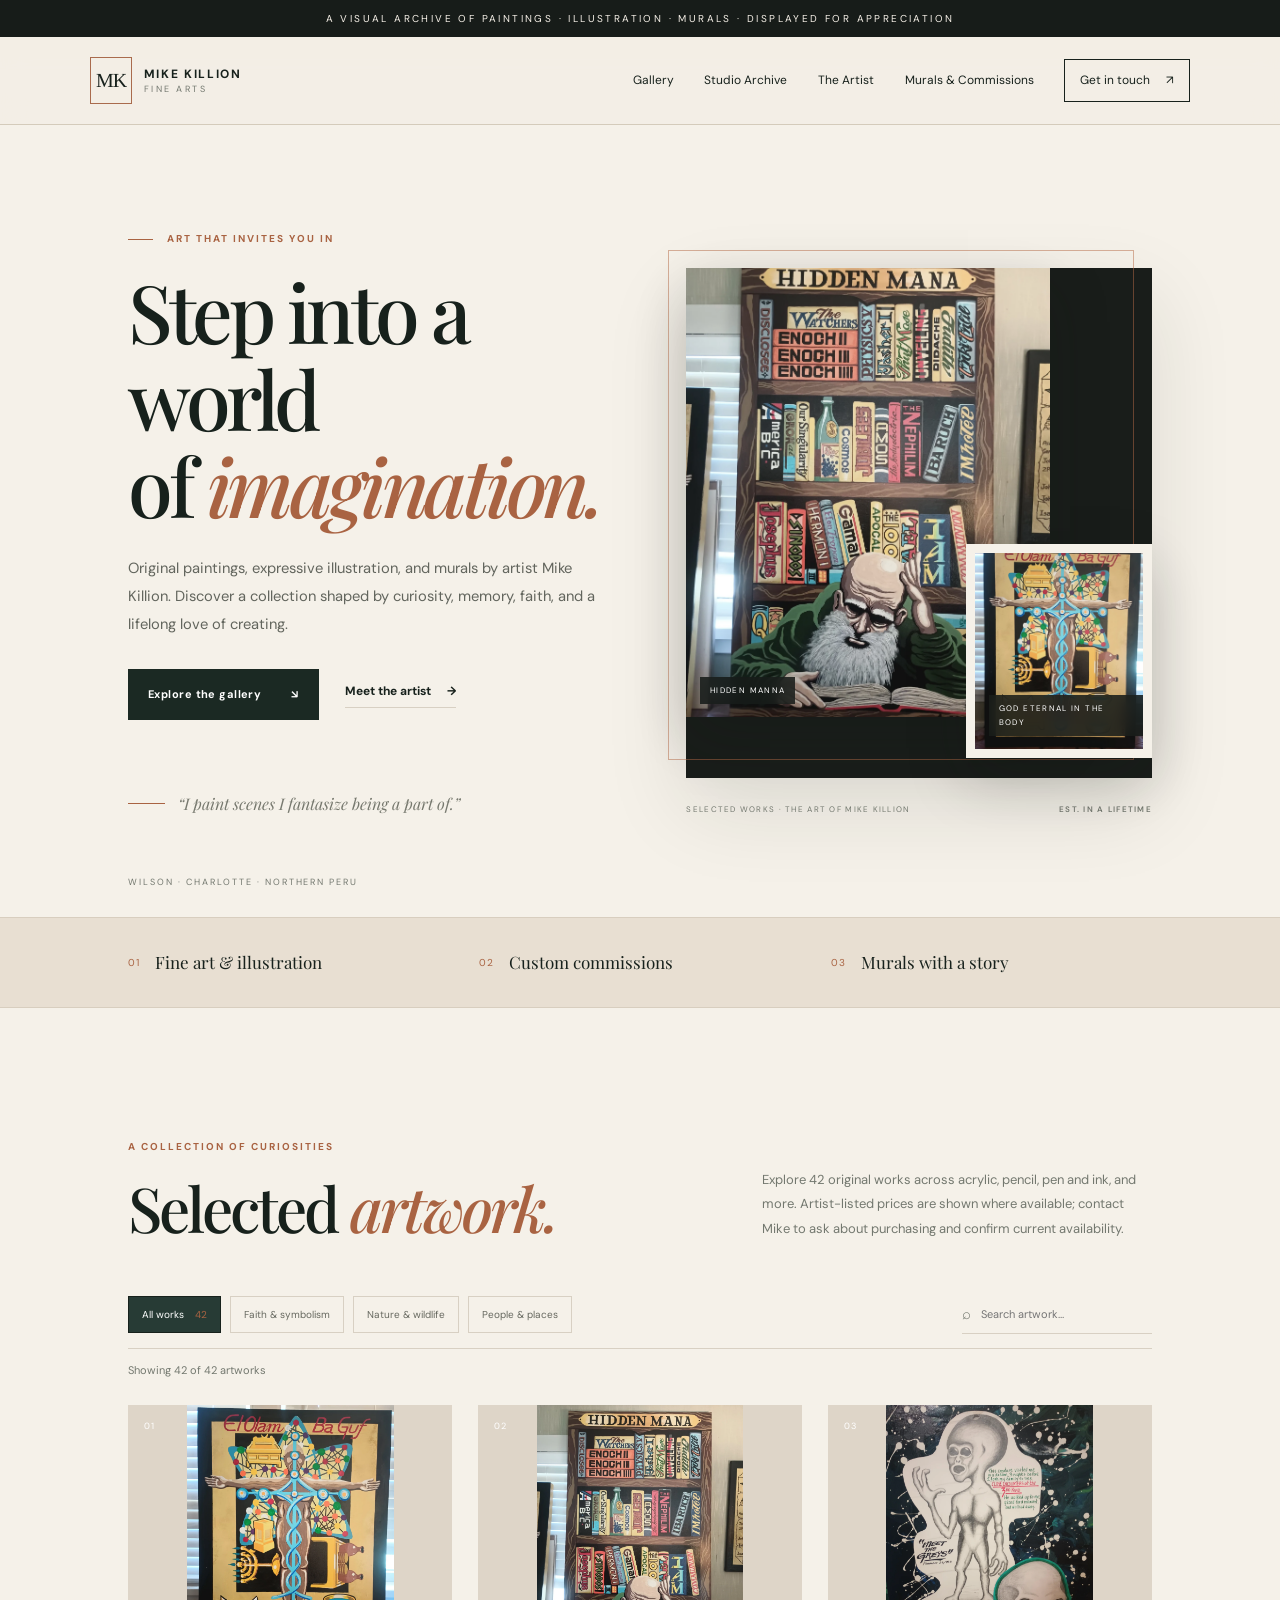
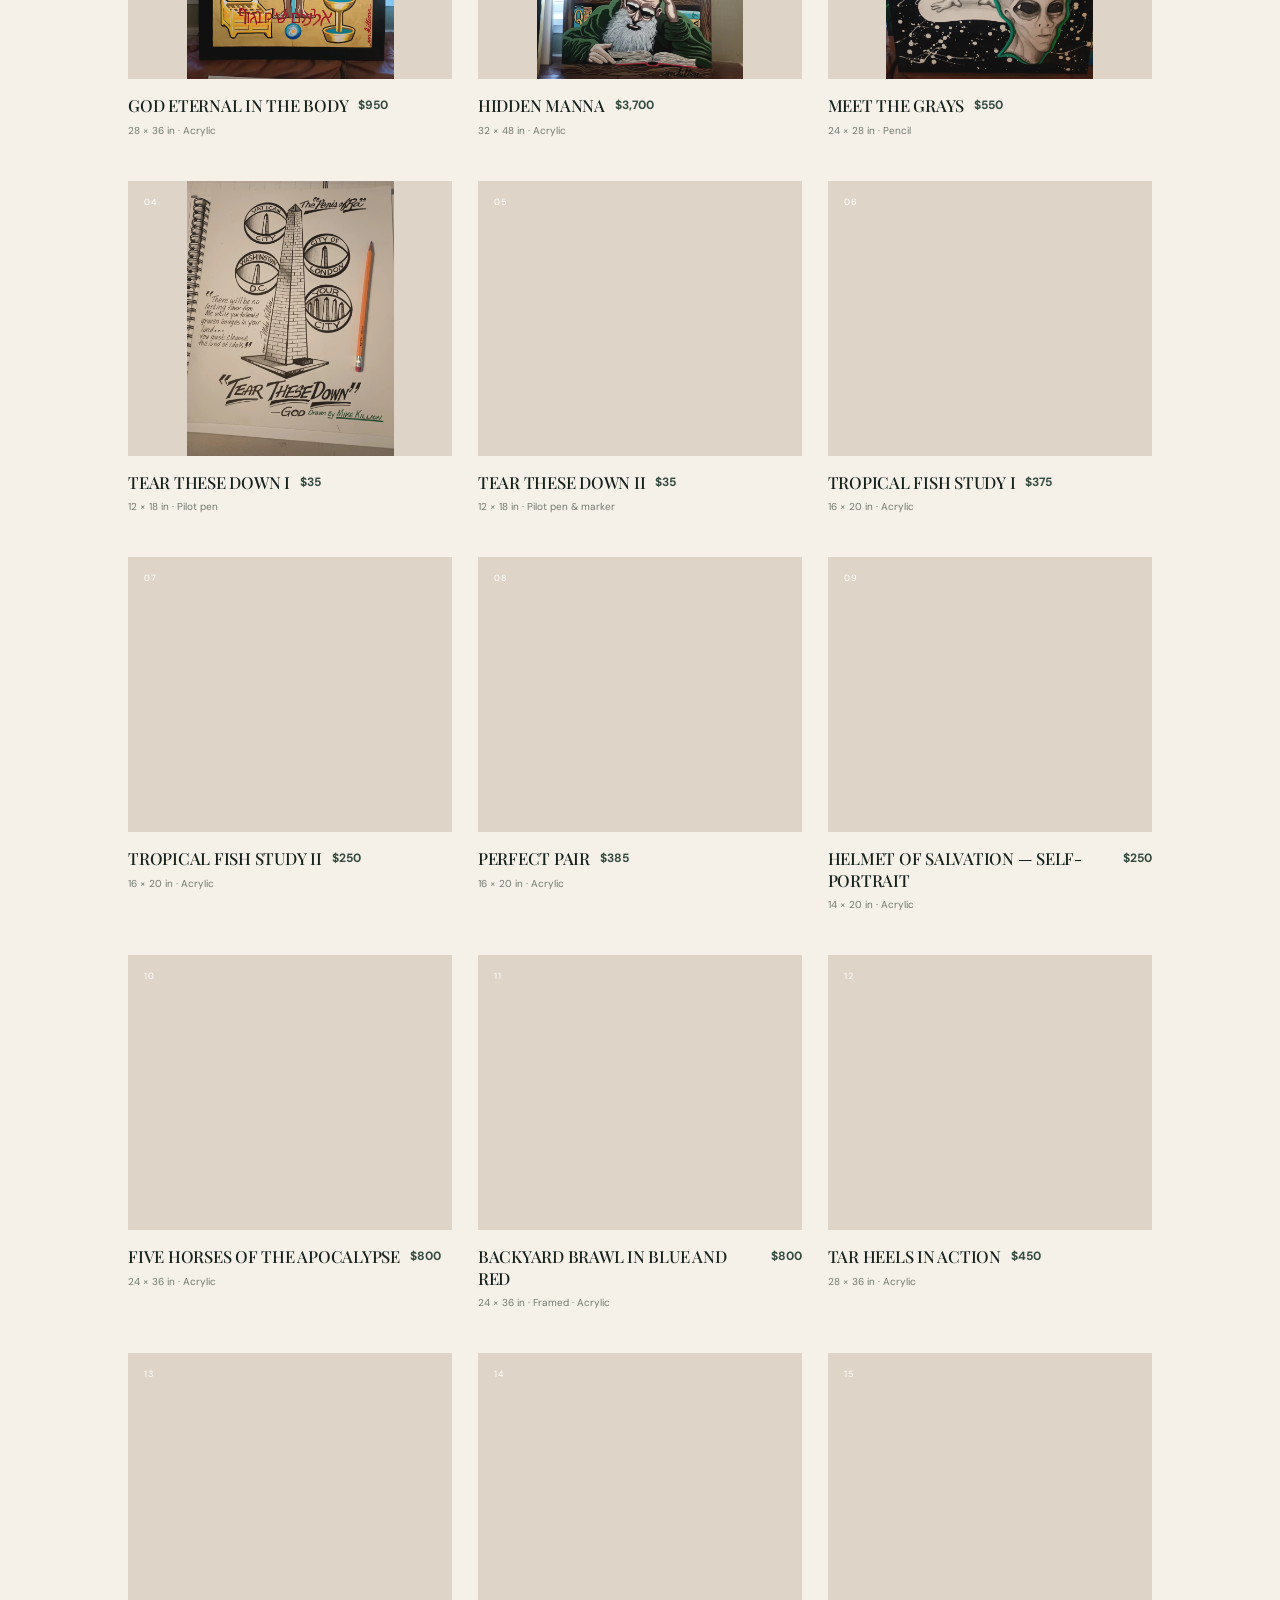
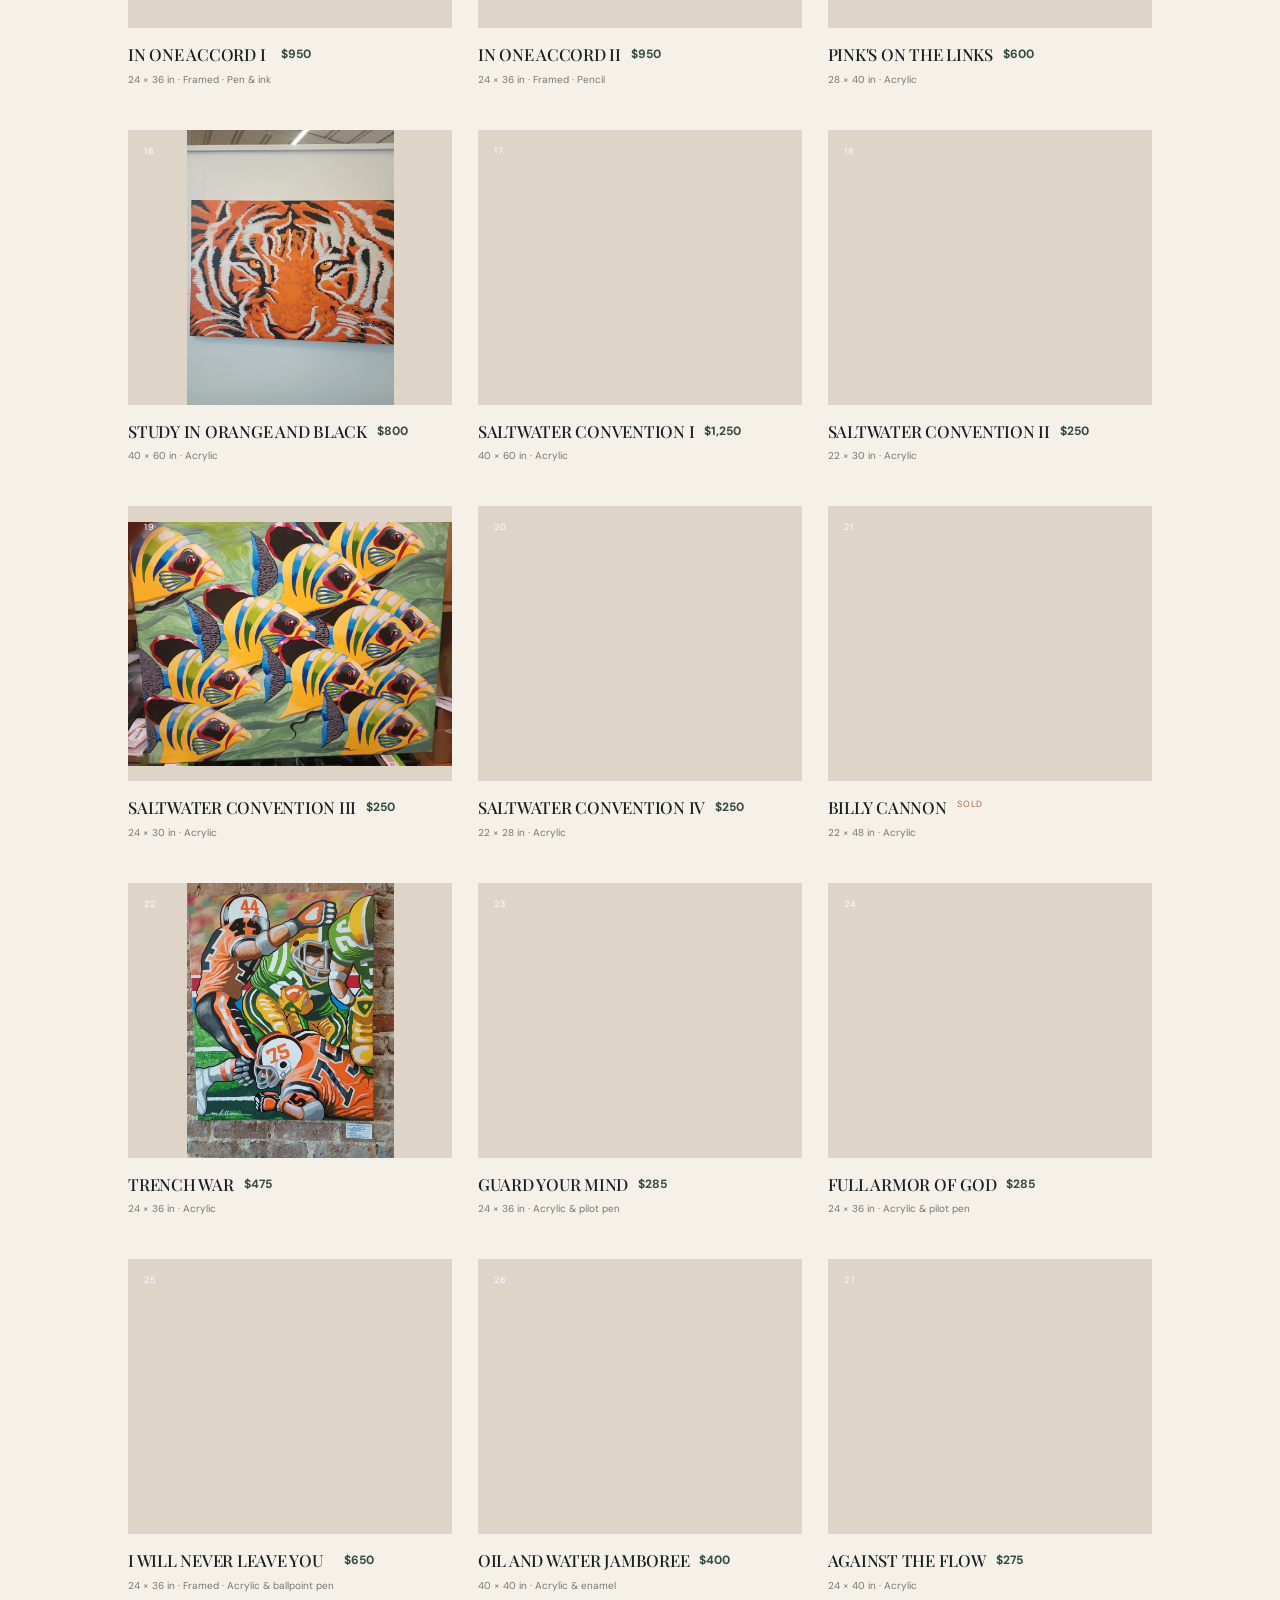
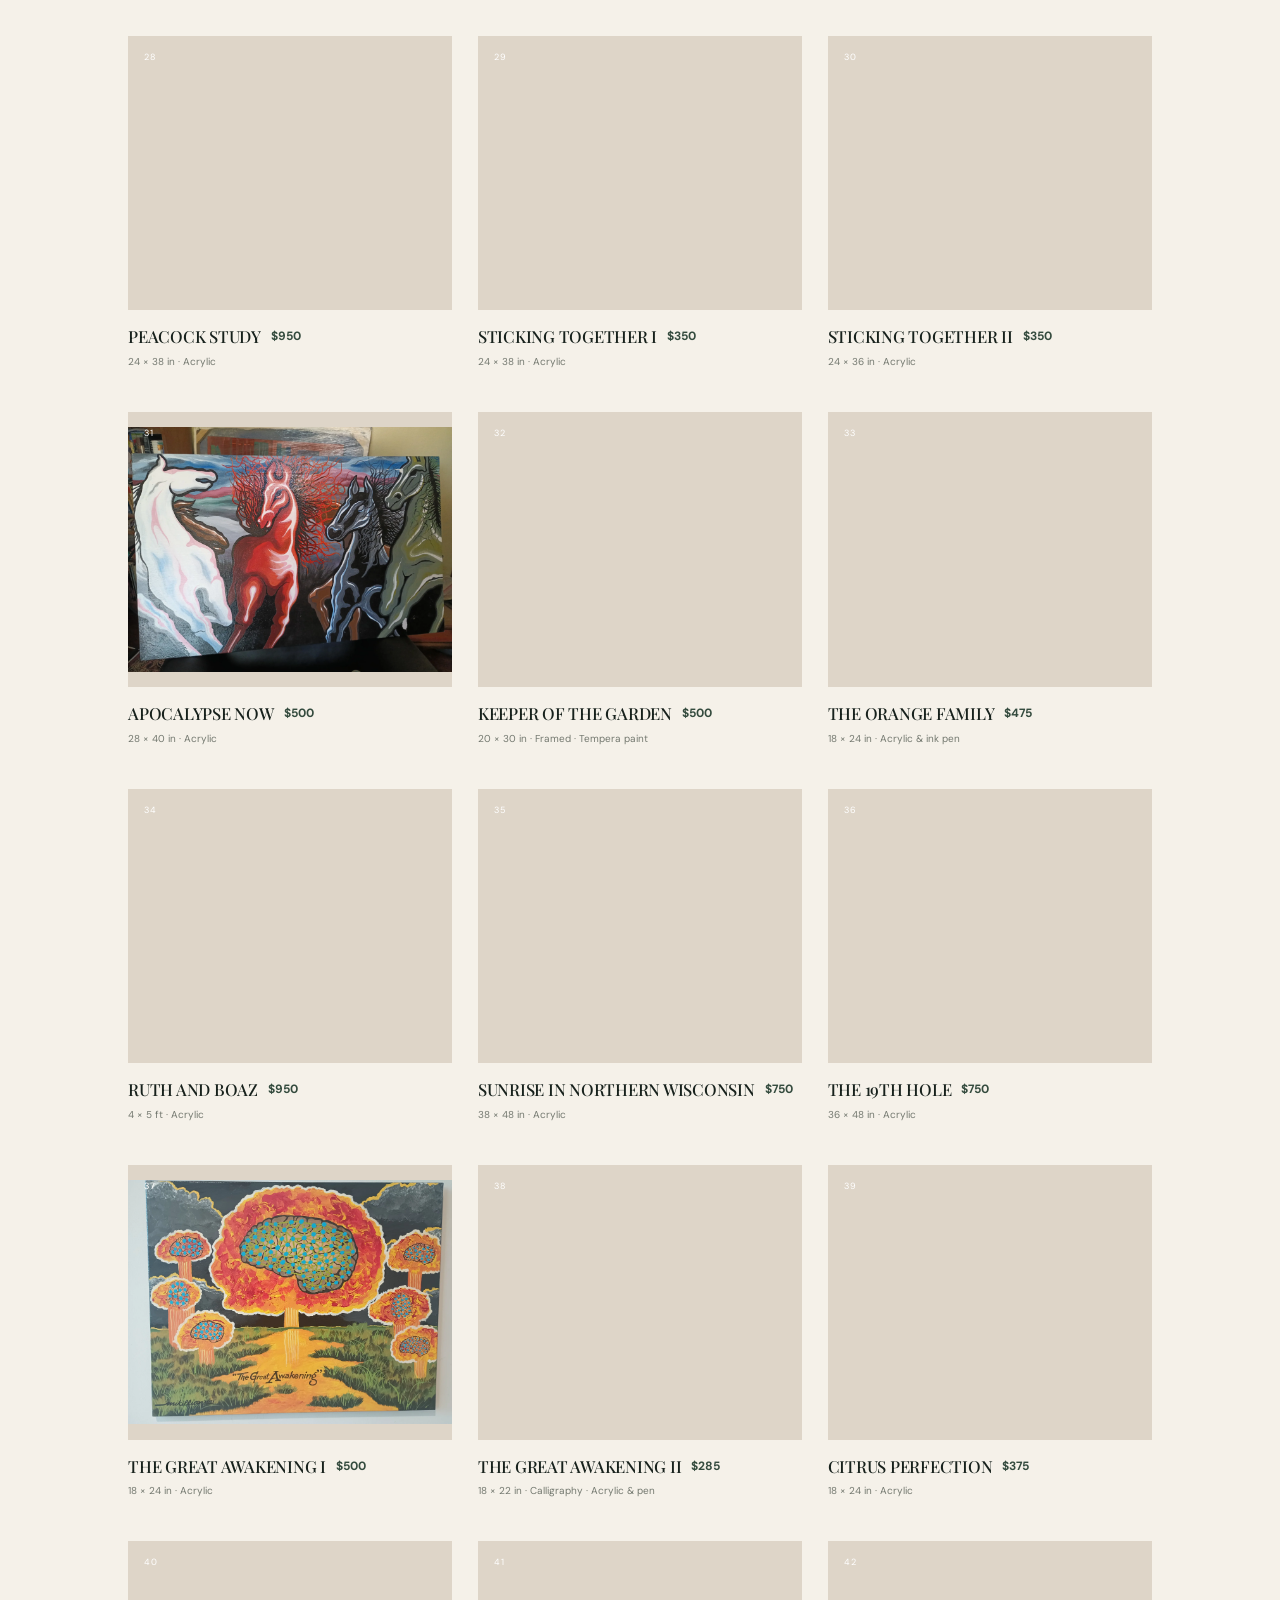
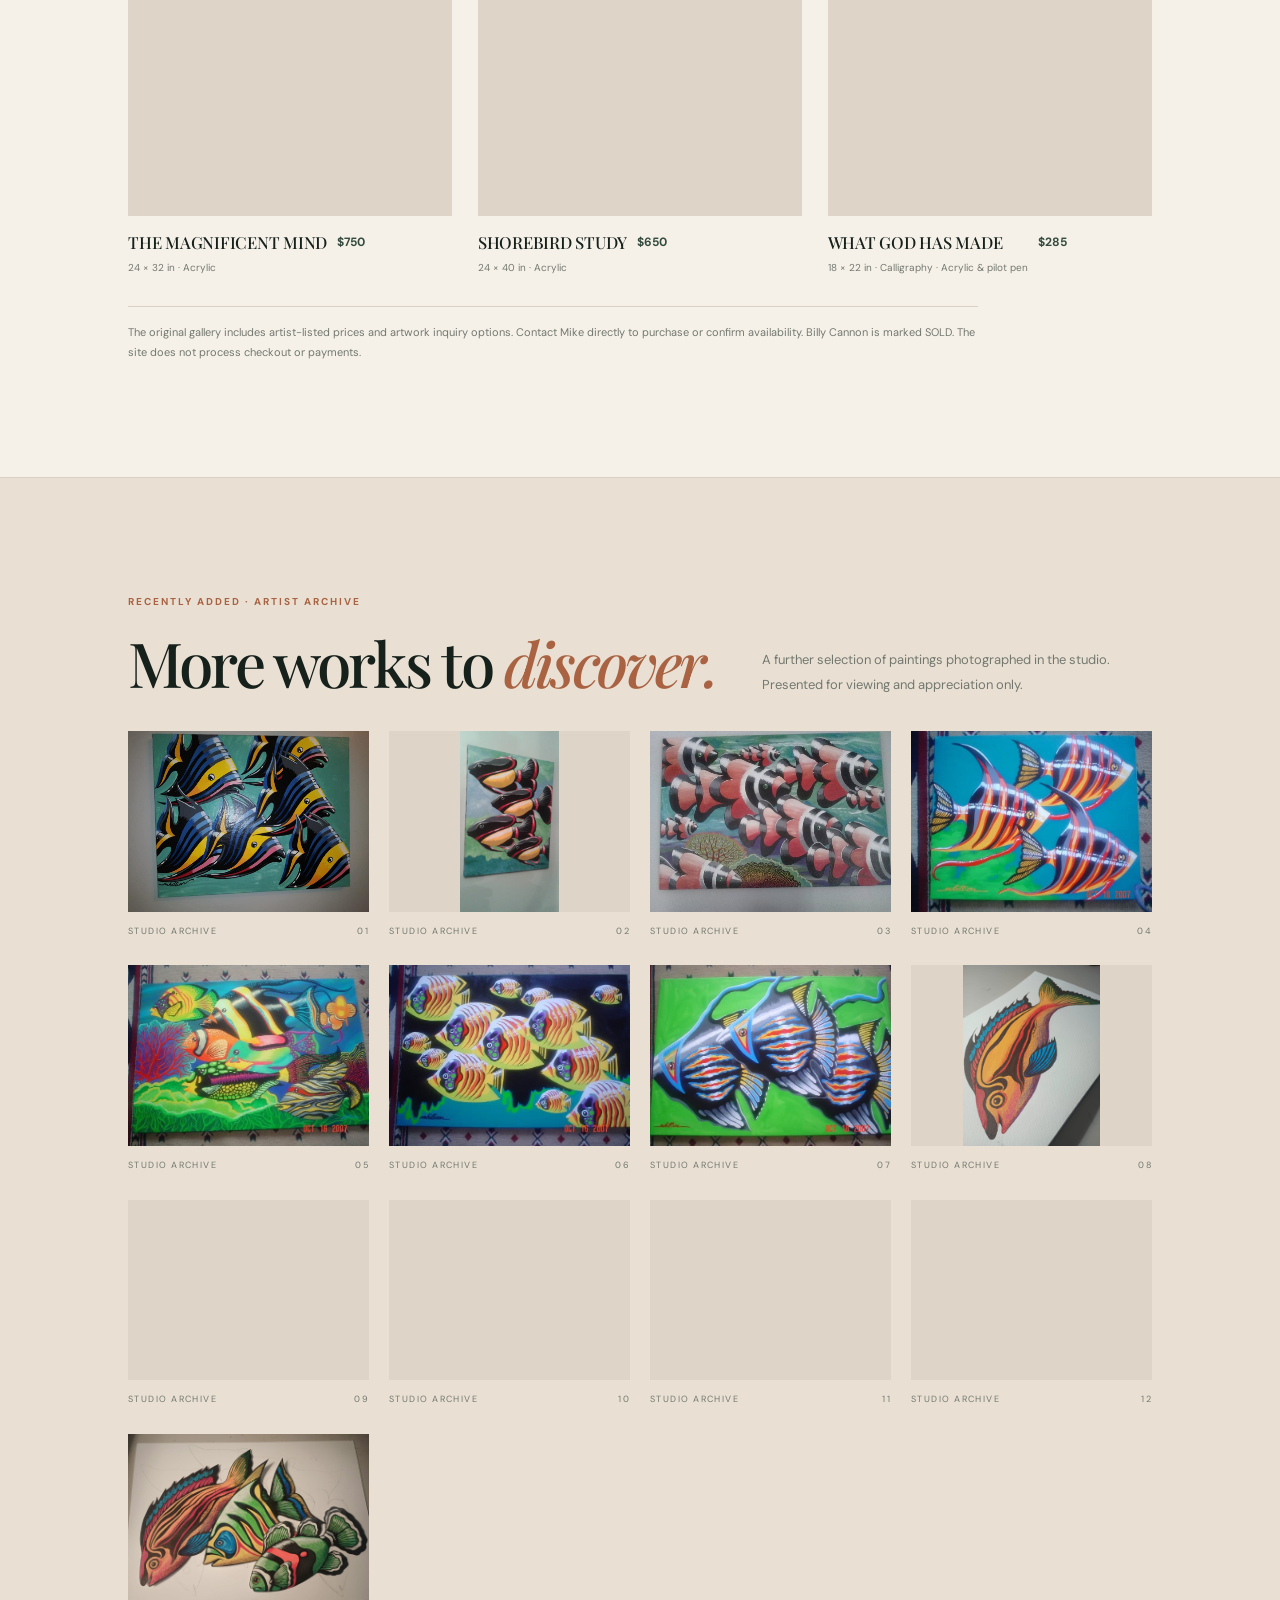
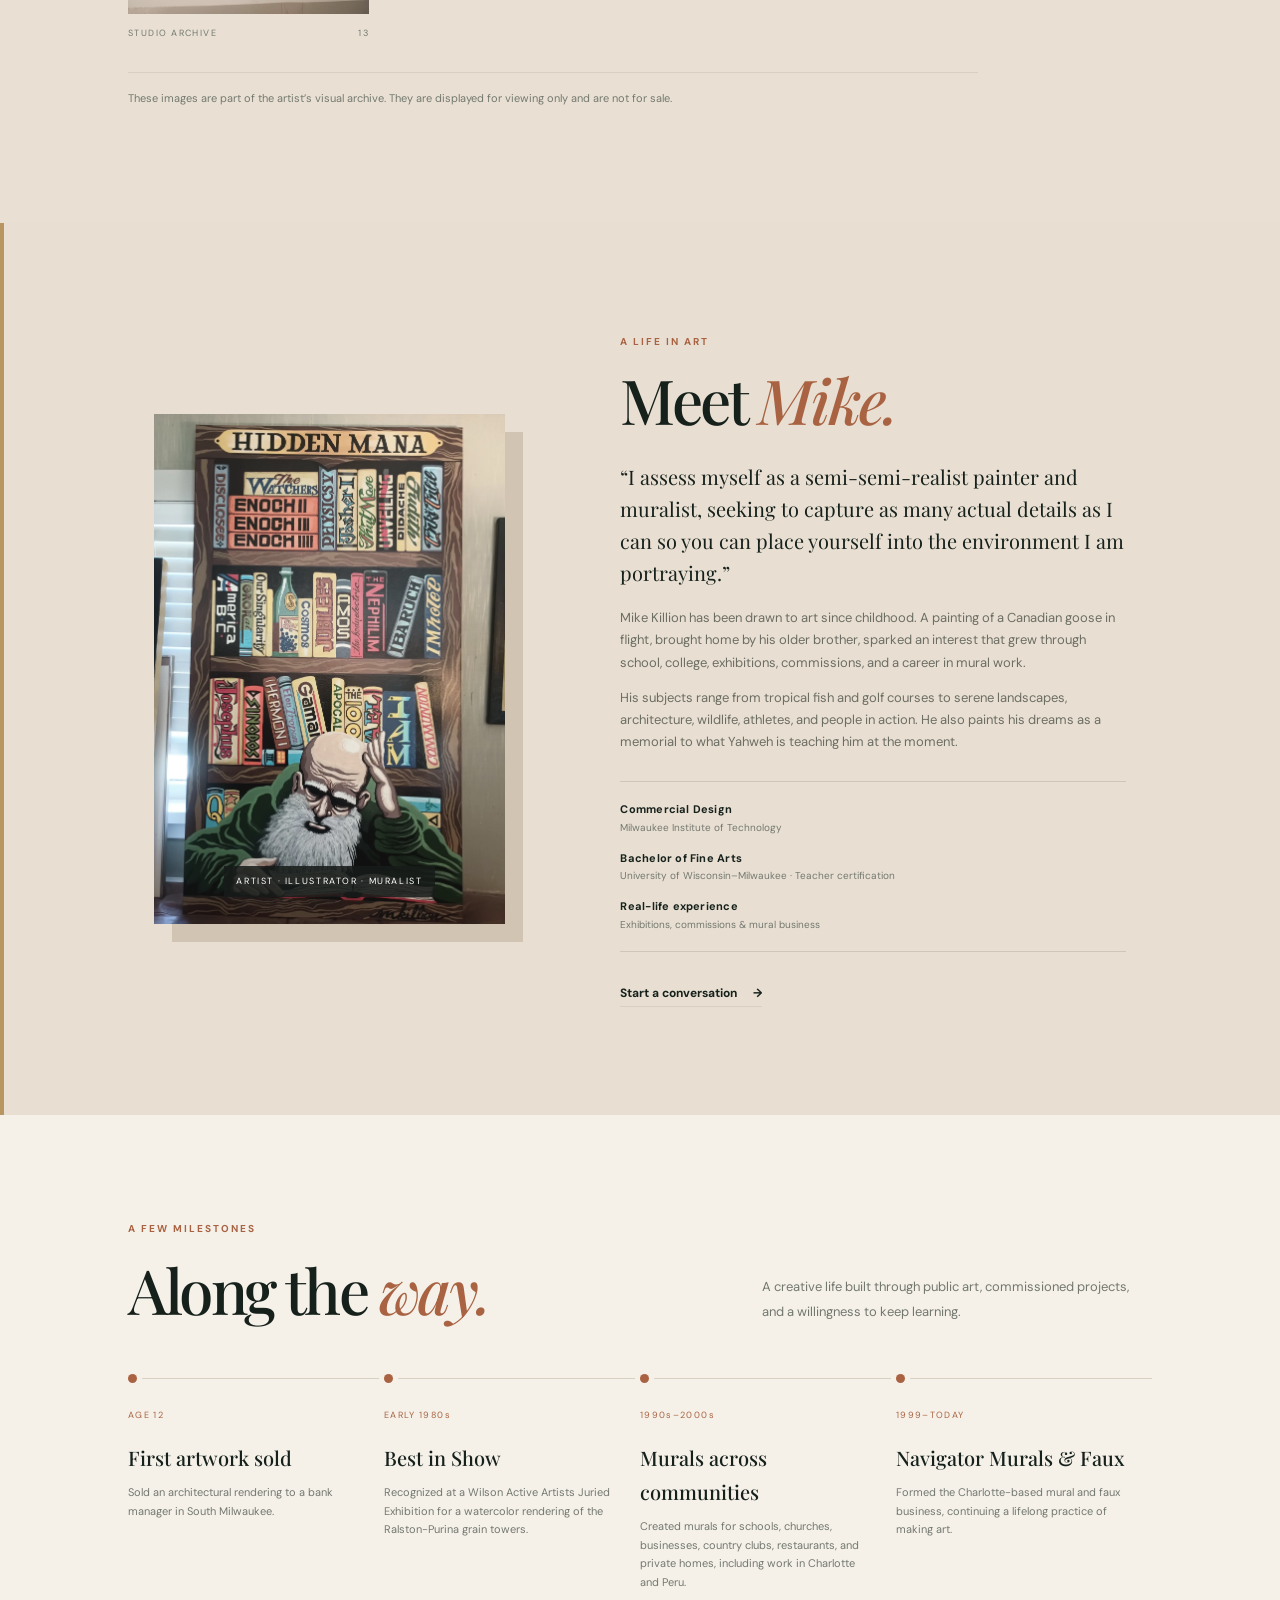
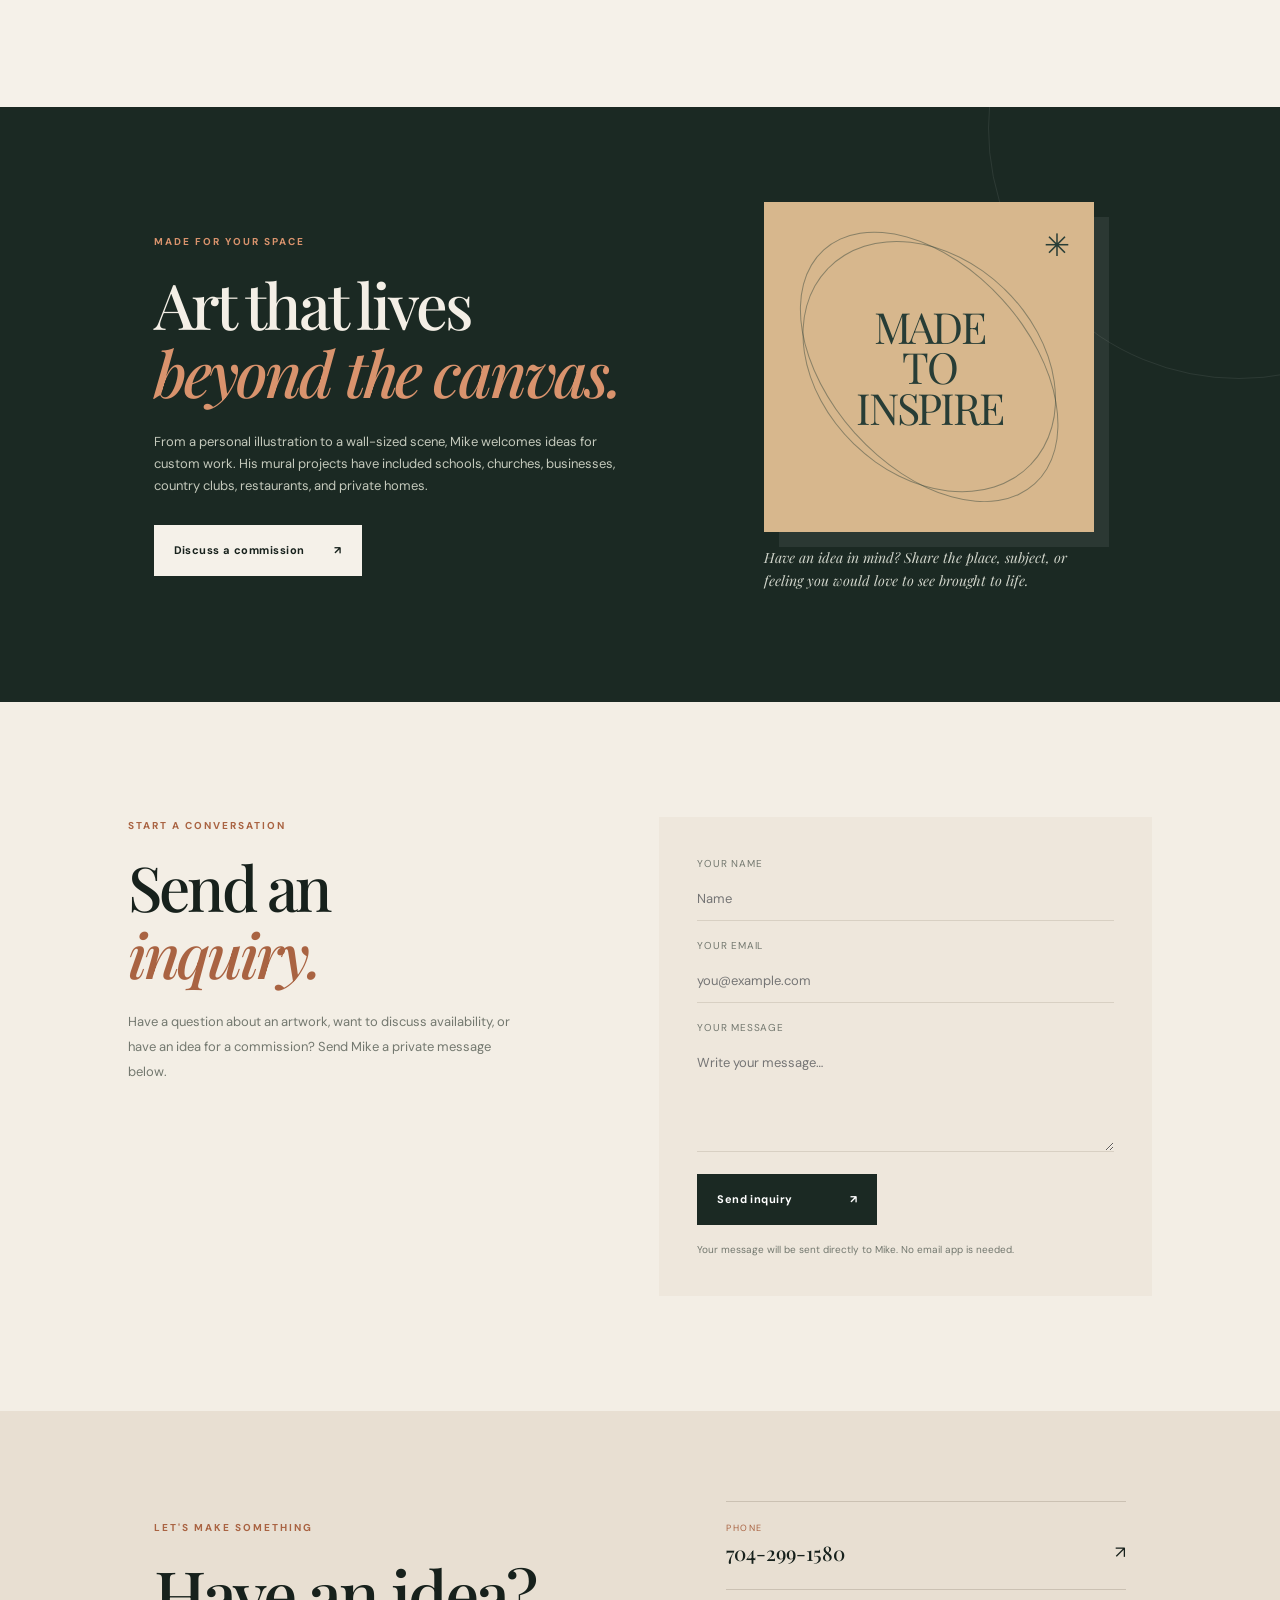
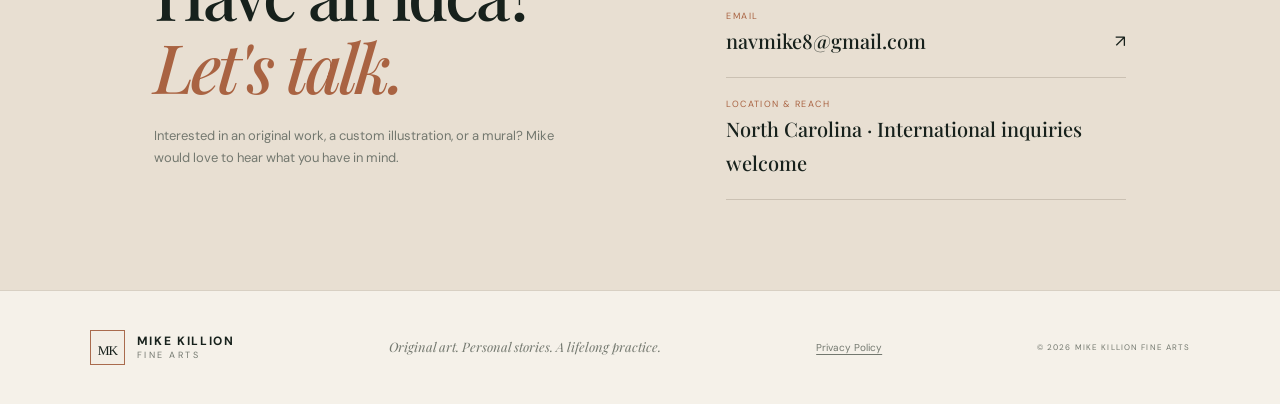
<file: index.html>
<!doctype html>
<html lang="en">
<head>
  <meta charset="utf-8">
  <meta name="viewport" content="width=device-width,initial-scale=1">
  <meta name="theme-color" content="#171c19">
  <meta name="color-scheme" content="light">
  <meta name="author" content="MIKE KILLION Fine Arts">
  <meta property="og:locale" content="en_US">
  <meta property="og:site_name" content="MIKE KILLION Fine Arts">
  <link rel="sitemap" type="application/xml" href="/sitemap.xml">
  <link rel="icon" type="image/svg+xml" href="/favicon.svg?v=7" sizes="any">
  <link rel="shortcut icon" href="/favicon.svg?v=7" type="image/svg+xml">
  <link rel="shortcut icon" href="/favicon.svg?v=7" type="image/svg+xml">
  <link rel="preload" as="image" href="assets/images/hidden-manna.webp?v=2" fetchpriority="high">
  <meta name="robots" content="index,follow,max-image-preview:large">
  <link rel="canonical" href="https://mikekillionfinearts.com/">
  <meta property="og:type" content="website">
  <meta property="og:title" content="MIKE KILLION Fine Arts | Original Paintings & Murals">
  <meta property="og:description" content="Discover original paintings, faith-inspired works, illustration and commissioned murals by artist Mike Killion.">
  <meta property="og:url" content="https://mikekillionfinearts.com/">
  <meta property="og:image" content="https://mikekillionfinearts.com/assets/images/hidden-manna.webp?v=2">
  <meta property="og:image:alt" content="Hidden Manna, an original painting by Mike Killion">
  <meta name="twitter:title" content="MIKE KILLION Fine Arts | Original Paintings & Murals">
  <meta name="twitter:description" content="Original paintings, illustration and commissioned murals by artist Mike Killion.">
  <meta name="twitter:image" content="https://mikekillionfinearts.com/assets/images/hidden-manna.webp?v=2">
  <meta name="twitter:card" content="summary_large_image">
  <meta name="description" content="Discover original paintings, faith-inspired works, illustration and commissioned murals by Mike Killion. Explore the collection and inquire about an original artwork or commission.">
  <script type="application/ld+json">
  {
    "@context": "https://schema.org",
    "@type": "VisualArtist",
    "name": "Mike Killion",
    "url": "https://mikekillionfinearts.com/",
    "email": "navmike8@gmail.com",
    "telephone": "+1-704-299-1580",
    "description": "Fine artist, illustrator, and muralist creating original paintings, custom illustrations, and commissioned murals.",
    "areaServed": "Worldwide",
    "sameAs": []
  }
  </script>
  <title>MIKE KILLION Fine Arts — Original Paintings, Illustration & Murals</title>
  <link rel="preconnect" href="https://fonts.googleapis.com">
  <link rel="preconnect" href="https://fonts.gstatic.com" crossorigin>
  <link href="https://fonts.googleapis.com/css2?family=DM+Sans:wght@400;500;600;700&family=Playfair+Display:wght@500;600;700&display=swap" rel="stylesheet">
  <link rel="stylesheet" href="styles.css">
</head>
<body>
  <a class="skip-link" href="#main-content">Skip to content</a>
  <div class="announcement">A visual archive of paintings · Illustration · Murals · Displayed for appreciation</div>
  <header class="site-header">
    <a class="brand" href="#home" aria-label="Mike Killion Fine Arts home">
      <span class="brand-mark" aria-hidden="true"><svg viewBox="0 0 42 47" role="presentation" focusable="false"><text x="21" y="30.5" text-anchor="middle">MK</text></svg></span>
      <span><strong>MIKE KILLION</strong><small>FINE ARTS</small></span>
    </a>
    <button class="menu-toggle" aria-label="Open navigation" aria-expanded="false">☰</button>
    <nav class="nav" aria-label="Main navigation">
      <a href="#gallery">Gallery</a><a href="#new-works">Studio Archive</a><a href="#artist">The Artist</a><a href="#murals">Murals & Commissions</a><a href="#contact" class="nav-cta">Get in touch <span>↗</span></a>
    </nav>
  </header>

  <main id="main-content">
    <section class="hero" id="home">
      <div class="hero-copy">
        <p class="eyebrow"><span></span> ART THAT INVITES YOU IN</p>
        <h1>Step into a world<br>of <em>imagination.</em></h1>
        <p class="hero-lede">Original paintings, expressive illustration, and murals by artist Mike Killion. Discover a collection shaped by curiosity, memory, faith, and a lifelong love of creating.</p>
        <div class="hero-actions"><a class="button button-dark" href="#gallery">Explore the gallery <span>↘</span></a><a class="text-link" href="#artist">Meet the artist <span>→</span></a></div>
        <div class="hero-note"><span class="note-line"></span><span>“I paint scenes I fantasize being a part of.”</span></div>
      </div>
      <div class="hero-art" aria-label="Featured original paintings by Mike Killion">
        <a class="hero-feature hero-feature-main" href="#gallery" aria-label="Explore Hidden Manna">
          <img src="assets/images/hidden-manna.webp?v=2" alt="Hidden Manna, an original painting by Mike Killion" fetchpriority="high">
          <span class="hero-feature-label">HIDDEN MANNA</span>
        </a>
        <a class="hero-feature hero-feature-secondary" href="#gallery" aria-label="Explore God Eternal in the Body">
          <img src="assets/images/god-eternal-in-the-body.webp?v=2" alt="God Eternal in the Body, an original painting by Mike Killion" loading="eager">
          <span class="hero-feature-label">GOD ETERNAL IN THE BODY</span>
        </a>
        <div class="hero-art-caption"><span>SELECTED WORKS · THE ART OF MIKE KILLION</span><b>EST. IN A LIFETIME</b></div>
      </div>
      <div class="hero-index">WILSON · CHARLOTTE · NORTHERN PERU</div>
    </section>

    <section class="intro-strip">
      <div><span class="strip-number">01</span><p>Fine art & illustration</p></div><div><span class="strip-number">02</span><p>Custom commissions</p></div><div><span class="strip-number">03</span><p>Murals with a story</p></div>
    </section>

    <section class="section gallery-section" id="gallery">
      <div class="section-heading">
        <div><p class="eyebrow">A COLLECTION OF CURIOSITIES</p><h2>Selected <em>artwork.</em></h2></div>
        <p class="section-summary">Explore 42 original works across acrylic, pencil, pen and ink, and more. Artist-listed prices are shown where available; contact Mike to ask about purchasing and confirm current availability.</p>
      </div>
      <div class="gallery-tools">
        <div class="filters" role="group" aria-label="Filter artwork">
          <button class="filter active" data-filter="all" aria-pressed="true">All works <span>42</span></button>
          <button class="filter" data-filter="faith" aria-pressed="false">Faith & symbolism</button>
          <button class="filter" data-filter="nature" aria-pressed="false">Nature & wildlife</button>
          <button class="filter" data-filter="life" aria-pressed="false">People & places</button>
        </div>
        <label class="search-wrap"><span>⌕</span><input id="art-search" type="search" placeholder="Search artwork…" aria-label="Search artwork"></label>
      </div>
      <p class="gallery-count" id="gallery-count" aria-live="polite">Showing 42 of 42 artworks</p>
      <div class="art-grid" id="art-grid" aria-live="polite"></div>
      <p class="gallery-footnote">The original gallery includes artist-listed prices and artwork inquiry options. Contact Mike directly to purchase or confirm availability. Billy Cannon is marked SOLD. The site does not process checkout or payments.</p>
    </section>

    <section class="section added-gallery-section" id="new-works">
      <div class="section-heading">
        <div><p class="eyebrow">RECENTLY ADDED · ARTIST ARCHIVE</p><h2>More works to <em>discover.</em></h2></div>
        <p class="section-summary">A further selection of paintings photographed in the studio. Presented for viewing and appreciation only.</p>
      </div>
      <div class="added-art-grid">
        <figure class="added-art-card"><button class="added-art-image" type="button" aria-label="View artwork photograph 1"><img src="assets/images/image6.jpeg" alt="Additional painting by Mike Killion, photograph 1" loading="lazy" decoding="async"></button><figcaption><span>STUDIO ARCHIVE</span><span>01</span></figcaption></figure>
        <figure class="added-art-card"><button class="added-art-image" type="button" aria-label="View artwork photograph 2"><img src="assets/images/image10.jpeg" alt="Additional painting by Mike Killion, photograph 2" loading="lazy" decoding="async"></button><figcaption><span>STUDIO ARCHIVE</span><span>02</span></figcaption></figure>
        <figure class="added-art-card"><button class="added-art-image" type="button" aria-label="View artwork photograph 3"><img src="assets/images/image12.jpeg" alt="Additional painting by Mike Killion, photograph 3" loading="lazy" decoding="async"></button><figcaption><span>STUDIO ARCHIVE</span><span>03</span></figcaption></figure>
        <figure class="added-art-card"><button class="added-art-image" type="button" aria-label="View artwork photograph 4"><img src="assets/images/image17.jpeg" alt="Additional painting by Mike Killion, photograph 4" loading="lazy" decoding="async"></button><figcaption><span>STUDIO ARCHIVE</span><span>04</span></figcaption></figure>
        <figure class="added-art-card"><button class="added-art-image" type="button" aria-label="View artwork photograph 5"><img src="assets/images/image18.jpeg" alt="Additional painting by Mike Killion, photograph 5" loading="lazy" decoding="async"></button><figcaption><span>STUDIO ARCHIVE</span><span>05</span></figcaption></figure>
        <figure class="added-art-card"><button class="added-art-image" type="button" aria-label="View artwork photograph 6"><img src="assets/images/image19.jpeg" alt="Additional painting by Mike Killion, photograph 6" loading="lazy" decoding="async"></button><figcaption><span>STUDIO ARCHIVE</span><span>06</span></figcaption></figure>
        <figure class="added-art-card"><button class="added-art-image" type="button" aria-label="View artwork photograph 7"><img src="assets/images/image20.jpeg" alt="Additional painting by Mike Killion, photograph 7" loading="lazy" decoding="async"></button><figcaption><span>STUDIO ARCHIVE</span><span>07</span></figcaption></figure>
        <figure class="added-art-card"><button class="added-art-image" type="button" aria-label="View artwork photograph 8"><img src="assets/images/image37.jpeg" alt="Additional painting by Mike Killion, photograph 8" loading="lazy" decoding="async"></button><figcaption><span>STUDIO ARCHIVE</span><span>08</span></figcaption></figure>
        <figure class="added-art-card"><button class="added-art-image" type="button" aria-label="View artwork photograph 9"><img src="assets/images/image41.jpeg" alt="Additional painting by Mike Killion, photograph 9" loading="lazy" decoding="async"></button><figcaption><span>STUDIO ARCHIVE</span><span>09</span></figcaption></figure>
        <figure class="added-art-card"><button class="added-art-image" type="button" aria-label="View artwork photograph 10"><img src="assets/images/image46.jpeg" alt="Additional painting by Mike Killion, photograph 10" loading="lazy" decoding="async"></button><figcaption><span>STUDIO ARCHIVE</span><span>10</span></figcaption></figure>
        <figure class="added-art-card"><button class="added-art-image" type="button" aria-label="View artwork photograph 11"><img src="assets/images/image66.jpeg" alt="Additional painting by Mike Killion, photograph 11" loading="lazy" decoding="async"></button><figcaption><span>STUDIO ARCHIVE</span><span>11</span></figcaption></figure>
        <figure class="added-art-card"><button class="added-art-image" type="button" aria-label="View artwork photograph 12"><img src="assets/images/image69.jpeg" alt="Additional painting by Mike Killion, photograph 12" loading="lazy" decoding="async"></button><figcaption><span>STUDIO ARCHIVE</span><span>12</span></figcaption></figure>
        <figure class="added-art-card"><button class="added-art-image" type="button" aria-label="View artwork photograph 13"><img src="assets/images/image72.jpeg" alt="Additional painting by Mike Killion, photograph 13" loading="lazy" decoding="async"></button><figcaption><span>STUDIO ARCHIVE</span><span>13</span></figcaption></figure>
      </div>
      <p class="added-gallery-note">These images are part of the artist’s visual archive. They are displayed for viewing only and are not for sale.</p>
    </section>

    <section class="artist-section" id="artist">
      <div class="artist-visual artist-portrait-art">
        <img src="assets/images/hidden-manna.webp?v=2" alt="Detail of Hidden Manna, an original painting by Mike Killion" loading="lazy">
        <p>ARTIST · ILLUSTRATOR · MURALIST</p>
      </div>
      <div class="artist-copy">
        <p class="eyebrow">A LIFE IN ART</p>
        <h2>Meet <em>Mike.</em></h2>
        <p class="artist-lead">“I assess myself as a semi-semi-realist painter and muralist, seeking to capture as many actual details as I can so you can place yourself into the environment I am portraying.”</p>
        <p>Mike Killion has been drawn to art since childhood. A painting of a Canadian goose in flight, brought home by his older brother, sparked an interest that grew through school, college, exhibitions, commissions, and a career in mural work.</p>
        <p>His subjects range from tropical fish and golf courses to serene landscapes, architecture, wildlife, athletes, and people in action. He also paints his dreams as a memorial to what Yahweh is teaching him at the moment.</p>
        <div class="credentials">
          <div><strong>Commercial Design</strong><span>Milwaukee Institute of Technology</span></div>
          <div><strong>Bachelor of Fine Arts</strong><span>University of Wisconsin–Milwaukee · Teacher certification</span></div>
          <div><strong>Real-life experience</strong><span>Exhibitions, commissions & mural business</span></div>
        </div>
        <a class="text-link" href="#contact">Start a conversation <span>→</span></a>
      </div>
    </section>

    <section class="highlights section">
      <div class="section-heading"><div><p class="eyebrow">A FEW MILESTONES</p><h2>Along the <em>way.</em></h2></div><p class="section-summary">A creative life built through public art, commissioned projects, and a willingness to keep learning.</p></div>
      <div class="timeline">
        <article><span class="timeline-year">AGE 12</span><h3>First artwork sold</h3><p>Sold an architectural rendering to a bank manager in South Milwaukee.</p></article>
        <article><span class="timeline-year">EARLY 1980s</span><h3>Best in Show</h3><p>Recognized at a Wilson Active Artists Juried Exhibition for a watercolor rendering of the Ralston-Purina grain towers.</p></article>
        <article><span class="timeline-year">1990s–2000s</span><h3>Murals across communities</h3><p>Created murals for schools, churches, businesses, country clubs, restaurants, and private homes, including work in Charlotte and Peru.</p></article>
        <article><span class="timeline-year">1999–TODAY</span><h3>Navigator Murals & Faux</h3><p>Formed the Charlotte-based mural and faux business, continuing a lifelong practice of making art.</p></article>
      </div>
    </section>

    <section class="murals-section" id="murals">
      <div class="mural-copy"><p class="eyebrow">MADE FOR YOUR SPACE</p><h2>Art that lives<br><em>beyond the canvas.</em></h2><p>From a personal illustration to a wall-sized scene, Mike welcomes ideas for custom work. His mural projects have included schools, churches, businesses, country clubs, restaurants, and private homes.</p><a class="button button-light" href="#contact">Discuss a commission <span>↗</span></a></div>
      <div class="mural-side"><div class="mural-graphic"><span>MADE<br>TO<br>INSPIRE</span><i>✳</i></div><p>Have an idea in mind? Share the place, subject, or feeling you would love to see brought to life.</p></div>
    </section>


    <section class="comments-section section" id="comments">
      <div><p class="eyebrow">START A CONVERSATION</p><h2>Send an <em>inquiry.</em></h2><p class="section-summary">Have a question about an artwork, want to discuss availability, or have an idea for a commission? Send Mike a private message below.</p></div>
      <form class="comment-form" id="comment-form">
        <label>Your name<input name="name" required maxlength="80" placeholder="Name"></label>
        <label>Your email<input name="email" type="email" required maxlength="120" placeholder="you@example.com"></label>
        <label>Your message<textarea name="message" required rows="4" maxlength="1200" placeholder="Write your message…"></textarea></label>
        <label class="form-trap" aria-hidden="true">Leave this field empty<input name="website" type="text" tabindex="-1" autocomplete="off"></label>
        <button class="button button-dark" type="submit">Send inquiry <span>↗</span></button>
        <p class="form-note" id="comment-status" role="status" aria-live="polite">Your message will be sent directly to Mike. No email app is needed.</p>
      </form>
    </section>

    <section class="contact-section" id="contact">
      <div><p class="eyebrow">LET'S MAKE SOMETHING</p><h2>Have an idea?<br><em>Let's talk.</em></h2><p>Interested in an original work, a custom illustration, or a mural? Mike would love to hear what you have in mind.</p></div>
      <div class="contact-details"><a href="tel:+17042991580"><span>PHONE</span><strong>704-299-1580</strong><i>↗</i></a><a href="mailto:navmike8@gmail.com"><span>EMAIL</span><strong>navmike8@gmail.com</strong><i>↗</i></a><div class="contact-location"><span>LOCATION & REACH</span><strong>North Carolina · International inquiries welcome</strong></div></div>
    </section>
  </main>
  <dialog class="artwork-dialog" id="artwork-dialog" aria-label="Artwork details"><button class="dialog-close" type="button" aria-label="Close artwork details">×</button><img class="dialog-image" alt=""><div class="dialog-copy"><p class="eyebrow">ORIGINAL ARTWORK</p><h2 class="dialog-title"></h2><p class="dialog-info"></p><a class="button button-dark dialog-inquire" href="mailto:navmike8@gmail.com">Inquire about this artwork ↗</a></div></dialog>
  <footer><a class="brand footer-brand" href="#home"><span class="brand-mark" aria-hidden="true"><svg viewBox="0 0 42 47" role="presentation" focusable="false"><text x="21" y="30.5" text-anchor="middle">MK</text></svg></span><span><strong>MIKE KILLION</strong><small>FINE ARTS</small></span></a><p>Original art. Personal stories. A lifelong practice.</p><a class="footer-privacy" href="/privacy.html">Privacy Policy</a><span class="copyright">© <span id="year"></span> MIKE KILLION FINE ARTS</span></footer>
  <script src="script.js"></script>
</body>
</html>
</file>
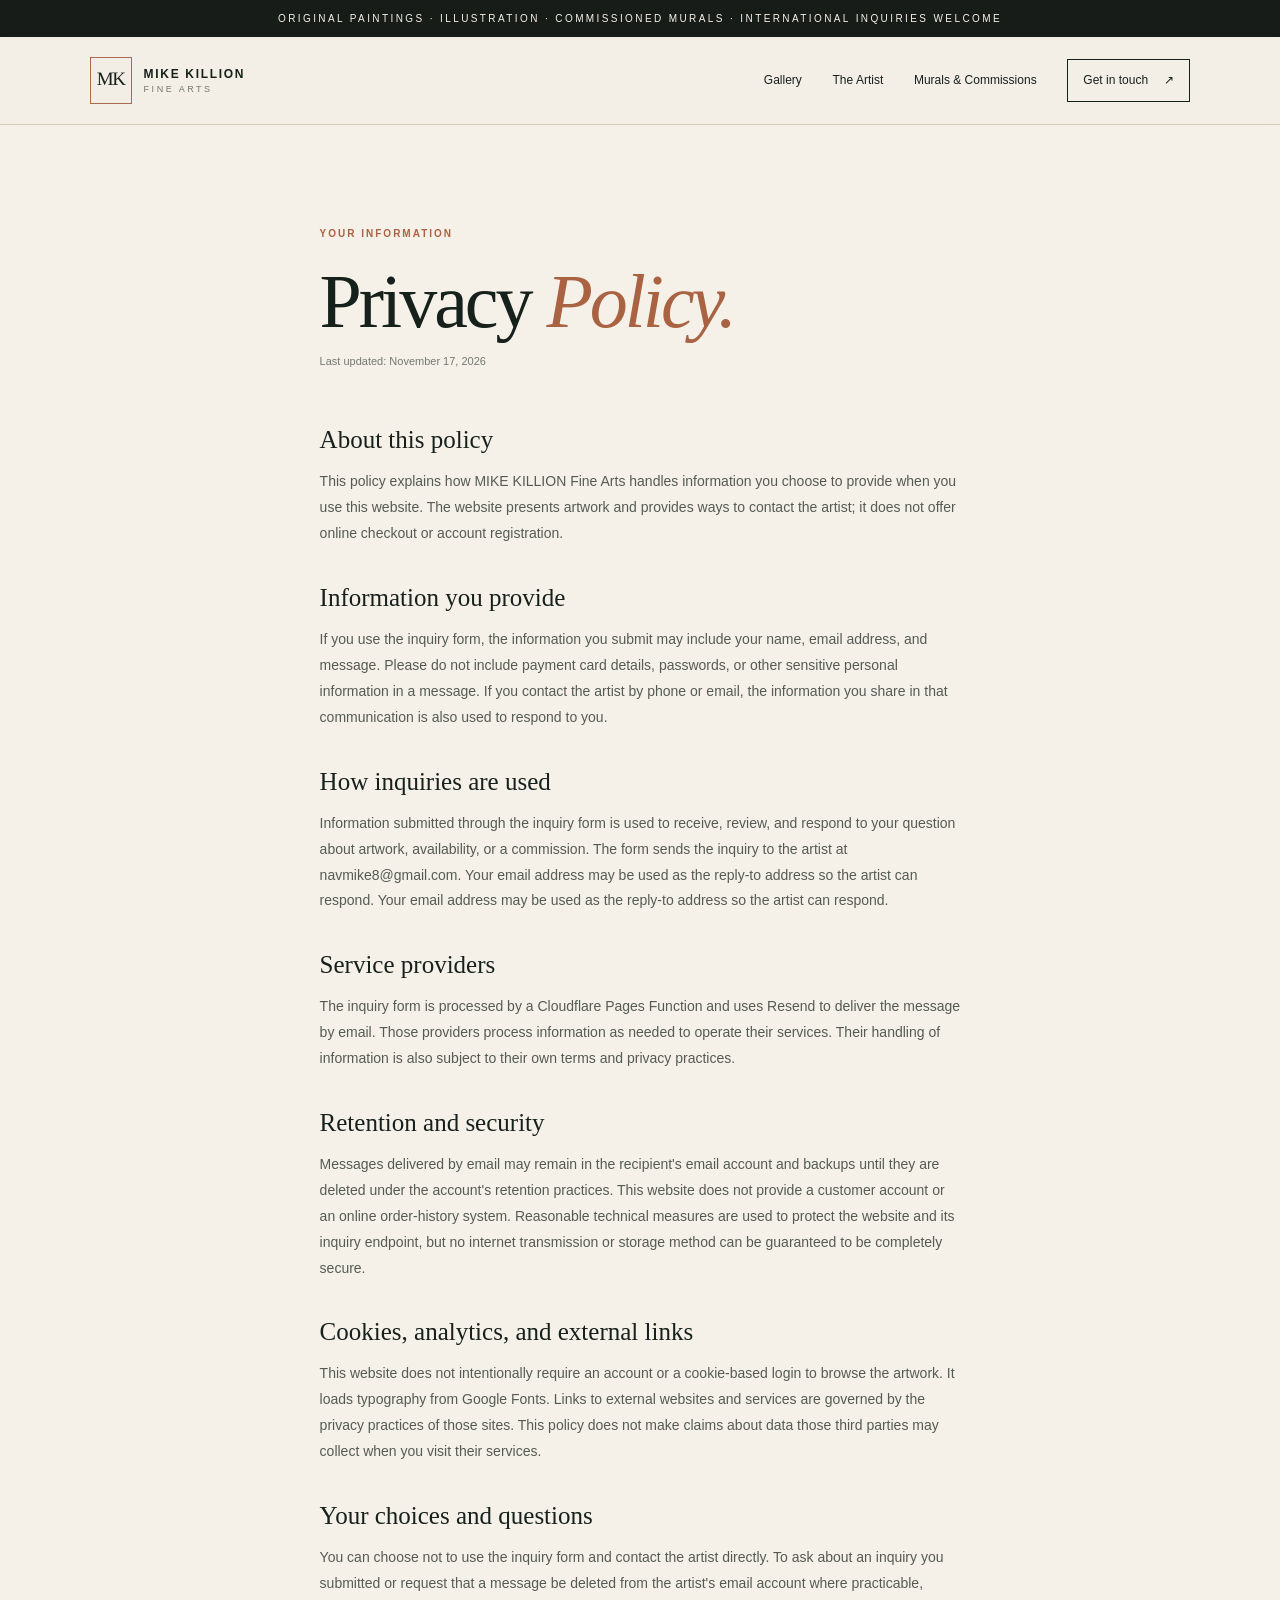
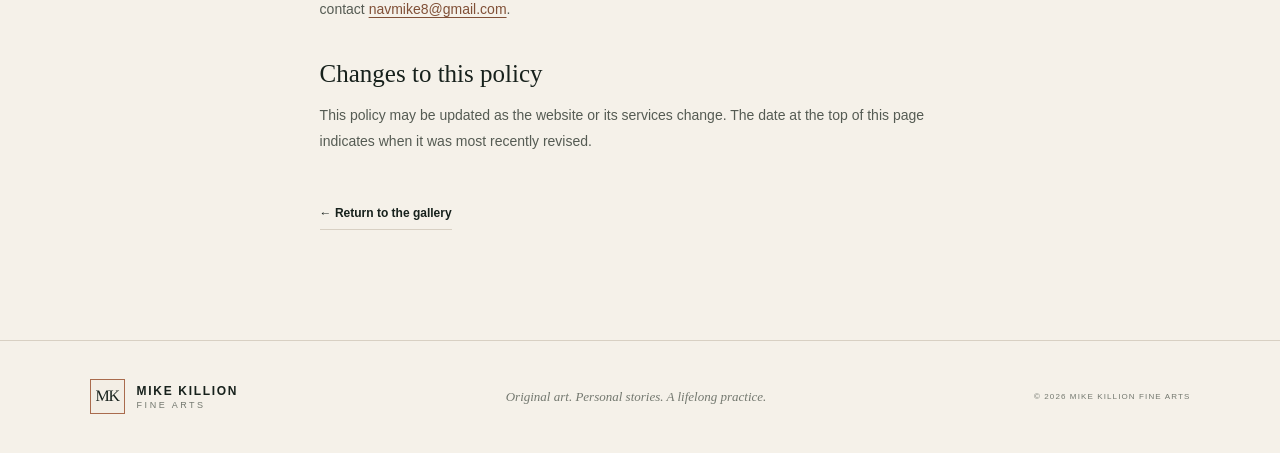
<file: privacy.html>
<!doctype html>
<html lang="en">
<head>
<meta charset="utf-8"><meta name="viewport" content="width=device-width,initial-scale=1"><meta name="theme-color" content="#171c19"><meta name="robots" content="index,follow"><link rel="canonical" href="https://mikekillionfinearts.com/privacy.html"><meta name="description" content="Privacy information for visitors who contact MIKE KILLION Fine Arts."><link rel="icon" type="image/svg+xml" href="/favicon.svg?v=6" sizes="any">
  <link rel="shortcut icon" href="/favicon.svg?v=6" type="image/svg+xml">
  <link rel="shortcut icon" href="/favicon.svg?v=6" type="image/svg+xml"><link rel="stylesheet" href="styles.css"><title>Privacy Policy | MIKE KILLION Fine Arts</title>
</head>
<body>
<a class="skip-link" href="#main-content">Skip to content</a>
<div class="announcement">Original paintings · Illustration · Commissioned murals · International inquiries welcome</div>
<header class="site-header"><a class="brand" href="/" aria-label="Mike Killion Fine Arts home"><span class="brand-mark">MK</span><span><strong>MIKE KILLION</strong><small>FINE ARTS</small></span></a><nav class="nav" aria-label="Main navigation"><a href="/#gallery">Gallery</a><a href="/#artist">The Artist</a><a href="/#murals">Murals & Commissions</a><a href="/#contact" class="nav-cta">Get in touch <span>↗</span></a></nav></header>
<main id="main-content" class="policy-main">
<p class="eyebrow">YOUR INFORMATION</p><h1>Privacy <em>Policy.</em></h1><p class="policy-updated">Last updated: November 17, 2026</p>
<h2>About this policy</h2><p>This policy explains how MIKE KILLION Fine Arts handles information you choose to provide when you use this website. The website presents artwork and provides ways to contact the artist; it does not offer online checkout or account registration.</p>
<h2>Information you provide</h2><p>If you use the inquiry form, the information you submit may include your name, email address, and message. Please do not include payment card details, passwords, or other sensitive personal information in a message. If you contact the artist by phone or email, the information you share in that communication is also used to respond to you.</p>
<h2>How inquiries are used</h2><p>Information submitted through the inquiry form is used to receive, review, and respond to your question about artwork, availability, or a commission. The form sends the inquiry to the artist at navmike8@gmail.com. Your email address may be used as the reply-to address so the artist can respond. Your email address may be used as the reply-to address so the artist can respond.</p>
<h2>Service providers</h2><p>The inquiry form is processed by a Cloudflare Pages Function and uses Resend to deliver the message by email. Those providers process information as needed to operate their services. Their handling of information is also subject to their own terms and privacy practices.</p>
<h2>Retention and security</h2><p>Messages delivered by email may remain in the recipient's email account and backups until they are deleted under the account's retention practices. This website does not provide a customer account or an online order-history system. Reasonable technical measures are used to protect the website and its inquiry endpoint, but no internet transmission or storage method can be guaranteed to be completely secure.</p>
<h2>Cookies, analytics, and external links</h2><p>This website does not intentionally require an account or a cookie-based login to browse the artwork. It loads typography from Google Fonts. Links to external websites and services are governed by the privacy practices of those sites. This policy does not make claims about data those third parties may collect when you visit their services.</p>
<h2>Your choices and questions</h2><p>You can choose not to use the inquiry form and contact the artist directly. To ask about an inquiry you submitted or request that a message be deleted from the artist's email account where practicable, contact <a href="mailto:navmike8@gmail.com">navmike8@gmail.com</a>.</p>
<h2>Changes to this policy</h2><p>This policy may be updated as the website or its services change. The date at the top of this page indicates when it was most recently revised.</p>
<a class="text-link policy-back" href="/">← Return to the gallery</a>
</main>
<footer><a class="brand footer-brand" href="/"><span class="brand-mark">MK</span><span><strong>MIKE KILLION</strong><small>FINE ARTS</small></span></a><p>Original art. Personal stories. A lifelong practice.</p><span class="copyright">© 2026 MIKE KILLION FINE ARTS</span></footer>
</body></html>
</file>
<file: styles.css>
:root{--paper:#f4efe6;--paper2:#ebe3d6;--ink:#20241f;--muted:#77796f;--orange:#c8673e;--line:#d8d0c3;--serif:"Playfair Display",Georgia,serif;--sans:"DM Sans",Arial,sans-serif}*{box-sizing:border-box}html{scroll-behavior:smooth;scroll-padding-top:88px}body{margin:0;background:var(--paper);color:var(--ink);font-family:var(--sans);font-size:15px;line-height:1.7}a{color:inherit;text-decoration:none}button,input,textarea{font:inherit}.announcement{text-align:center;background:var(--ink);color:#f7f1e8;font-size:10px;letter-spacing:.19em;text-transform:uppercase;padding:8px 16px}.site-header{height:88px;padding:0 7vw;display:flex;justify-content:space-between;align-items:center;border-bottom:1px solid var(--line);background:var(--paper);position:sticky;top:0;z-index:10}.brand{display:flex;gap:12px;align-items:center}.brand-mark{width:42px;height:47px;border:1px solid #a96b4d;background:#f3eee5;color:#17211c;display:grid;place-items:center;font-family:var(--serif);font-size:19px;letter-spacing:-.08em}.brand strong,.brand small{display:block;line-height:1.35}.brand strong{font-size:12px;letter-spacing:.14em}.brand small{font-size:9px;letter-spacing:.28em;color:var(--muted)}.nav{display:flex;align-items:center;gap:34px;font-size:12px}.nav>a:not(.nav-cta){transition:color .2s}.nav>a:hover,.text-link:hover{color:var(--orange)}.nav-cta{border:1px solid var(--ink);padding:10px 15px}.nav-cta span{margin-left:13px}.menu-toggle{display:none;background:none;border:0;font-size:24px}.hero{min-height:660px;padding:94px 10vw 80px;display:grid;grid-template-columns:1.03fr .97fr;align-items:center;gap:7vw;position:relative;overflow:hidden}.eyebrow{font-size:10px;letter-spacing:.2em;font-weight:700;color:var(--orange);margin:0 0 20px}.eyebrow span{display:inline-block;width:25px;height:1px;background:var(--orange);vertical-align:middle;margin-right:10px}.hero h1,.section h2,.artist-copy h2,.murals-section h2,.comments-section h2,.contact-section h2{font-family:var(--serif);font-size:clamp(48px,6vw,78px);font-weight:500;line-height:1.08;letter-spacing:-.045em;margin:0}.hero h1 em,.section h2 em,.artist-copy h2 em,.murals-section h2 em,.comments-section h2 em,.contact-section h2 em{font-weight:500;color:var(--orange)}.hero-lede{max-width:480px;color:#62655d;font-size:15px;margin:27px 0 30px}.hero-actions{display:flex;align-items:center;gap:26px}.button{display:inline-flex;align-items:center;gap:30px;padding:15px 19px;font-size:11px;font-weight:700;letter-spacing:.04em;border:1px solid transparent;cursor:pointer;transition:transform .2s,background .2s}.button:hover{transform:translateY(-2px)}.button-dark{background:var(--ink);color:#fff}.button-dark:hover{background:#3b4439}.button-light{background:var(--paper);color:var(--ink)}.text-link{font-size:12px;font-weight:700;border-bottom:1px solid var(--line);padding-bottom:5px}.text-link span{margin-left:13px}.hero-note{display:flex;align-items:center;gap:13px;margin-top:70px;color:#77796f;font-family:var(--serif);font-size:14px;font-style:italic}.note-line{width:37px;height:1px;background:var(--orange)}.hero-art{height:440px;position:relative;overflow:hidden;background:#d6a77b;background:linear-gradient(145deg,#d8b18a 0%,#b86f4f 49%,#41554d 100%);isolation:isolate}.hero-art:before{content:"";position:absolute;inset:0;background:repeating-linear-gradient(117deg,transparent 0 17px,rgba(255,255,255,.07) 18px,transparent 21px);mix-blend-mode:soft-light}.art-sun{position:absolute;width:190px;height:190px;border-radius:50%;background:#e5d1a4;top:61px;right:87px;box-shadow:0 0 80px #f3d8aa66}.art-horizon{position:absolute;bottom:-5%;left:-10%;width:130%;height:48%;background:#314c48;border-radius:50% 50% 0 0;transform:rotate(-8deg)}.art-shape{position:absolute;bottom:20%;width:36%;height:52%;background:#526456;clip-path:polygon(50% 0,100% 100%,0 100%)}.shape-one{left:2%;transform:scale(1.15);background:#344c45}.shape-two{left:35%;height:66%;bottom:17%;background:#76806a;transform:scale(.88)}.shape-three{right:-5%;height:57%;background:#263d3a}.art-orbit{position:absolute;border:1px solid #f3e6ca88;border-radius:50%;width:330px;height:115px;top:36%;left:17%;transform:rotate(-36deg)}.orbit-two{width:410px;height:180px;top:30%;left:10%;transform:rotate(46deg)}.hero-art-caption{position:absolute;bottom:20px;left:24px;right:24px;display:flex;justify-content:space-between;color:#fff;font-size:9px;letter-spacing:.16em}.hero-index{position:absolute;bottom:27px;left:10vw;font-size:9px;letter-spacing:.17em;color:var(--muted)}.intro-strip{background:var(--paper2);padding:26px 10vw;display:grid;grid-template-columns:repeat(3,1fr);gap:30px}.intro-strip>div{display:flex;align-items:center;gap:15px}.strip-number{font-size:10px;color:var(--orange);letter-spacing:.1em}.intro-strip p{font-family:var(--serif);font-size:17px;margin:0}.section{padding:115px 10vw}.section-heading{display:flex;justify-content:space-between;align-items:end;gap:40px;margin-bottom:48px}.section h2,.artist-copy h2,.comments-section h2{font-size:clamp(42px,5vw,62px)}.section-summary{max-width:390px;color:var(--muted);font-size:13px;margin:0}.gallery-tools{display:flex;justify-content:space-between;align-items:center;gap:20px;margin-bottom:25px}.filters{display:flex;gap:7px;flex-wrap:wrap}.filter{background:transparent;border:1px solid var(--line);padding:9px 13px;font-size:10px;color:#66685f;cursor:pointer}.filter.active,.filter:hover{background:var(--ink);border-color:var(--ink);color:#fff}.filter span{margin-left:8px;color:var(--orange)}.search-wrap{height:38px;display:flex;align-items:center;gap:8px;border-bottom:1px solid var(--line);color:var(--muted)}.search-wrap input{width:145px;border:0;background:transparent;outline:none;font-size:11px}.art-grid{display:grid;grid-template-columns:repeat(3,minmax(0,1fr));gap:34px 22px}.art-card{min-width:0}.artwork-image{aspect-ratio:1.18;background:var(--tone,#d9c8b2);position:relative;overflow:hidden;display:grid;place-items:center}.artwork-image img{position:absolute;inset:0;width:100%;height:100%;object-fit:contain;display:block}.artwork-image:before,.artwork-image:after{display:none}.artwork-image:before,.artwork-image:after{content:"";position:absolute;border:1px solid #ffffff70;border-radius:50%;width:76%;height:76%;transform:rotate(-24deg)}.artwork-image:after{width:55%;height:110%;transform:rotate(38deg)}.artwork-image .art-initial{font-family:var(--serif);font-size:clamp(40px,6vw,72px);color:#fff9;letter-spacing:-.08em;z-index:1}.artwork-image .art-index{position:absolute;top:14px;left:16px;color:#fff;font-size:9px;letter-spacing:.16em;z-index:2}.artwork-image .art-hint{position:absolute;bottom:12px;right:14px;font-size:8px;color:#fff;letter-spacing:.12em;z-index:2}.artwork-image:focus-visible{outline:3px solid var(--orange);outline-offset:3px}.art-meta{display:flex;justify-content:space-between;gap:10px;padding-top:14px}.art-meta h3{font-family:var(--serif);font-size:17px;font-weight:500;line-height:1.3;margin:0 0 5px}.art-meta p{margin:0;color:var(--muted);font-size:10px}.art-price{font-size:12px;font-weight:700;white-space:nowrap}.sold{color:var(--orange);font-size:9px;text-transform:uppercase;letter-spacing:.1em}.gallery-footnote{font-size:10px;color:var(--muted);margin-top:30px}.artist-section{background:#e9e0d3;display:grid;grid-template-columns:.82fr 1.18fr;gap:9vw;padding:110px 12vw;align-items:center}.artist-visual{height:510px;background:linear-gradient(155deg,#44584e,#263b37 55%,#b76f4c);position:relative;display:grid;place-items:center;overflow:hidden}.artist-visual:before,.artist-visual:after{content:"";position:absolute;border:1px solid #e8d4b477;width:82%;height:82%;border-radius:50%;transform:rotate(35deg)}.artist-visual:after{width:58%;height:120%;transform:rotate(-40deg)}.artist-monogram{font-family:var(--serif);color:#f1e5d2;font-size:clamp(90px,12vw,165px);letter-spacing:-.12em;z-index:1}.artist-monogram span{font-size:30px;color:#d68a5e;vertical-align:top;margin-left:12px}.artist-visual p{position:absolute;bottom:18px;color:#fff;font-size:9px;letter-spacing:.18em}.artist-copy .eyebrow{margin-bottom:17px}.artist-lead{font-family:var(--serif);font-size:20px;line-height:1.6;margin:27px 0 18px}.artist-copy>p:not(.eyebrow):not(.artist-lead){color:#6c6d63;font-size:13px}.credentials{border-top:1px solid #cfc5b8;border-bottom:1px solid #cfc5b8;margin:28px 0;padding:18px 0;display:grid;gap:13px}.credentials div{display:flex;flex-direction:column}.credentials strong{font-size:11px}.credentials span{font-size:10px;color:var(--muted)}.highlights{padding-top:105px;padding-bottom:115px}.timeline{display:grid;grid-template-columns:repeat(4,1fr);border-top:1px solid var(--line)}.timeline article{padding:22px 24px 0 0;position:relative}.timeline article:before{content:"";position:absolute;top:-5px;left:0;width:9px;height:9px;border-radius:50%;background:var(--orange)}.timeline-year{font-size:9px;letter-spacing:.15em;color:var(--orange)}.timeline h3{font-family:var(--serif);font-size:20px;font-weight:500;margin:14px 0 8px}.timeline p{font-size:11px;color:var(--muted);max-width:240px;margin:0}.murals-section{background:#273b35;color:#f4efe6;padding:95px 12vw;display:grid;grid-template-columns:1fr .75fr;gap:10vw;align-items:center}.murals-section .eyebrow{color:#d9936d}.murals-section h2{font-size:clamp(43px,5vw,63px)}.murals-section h2 em{color:#d9936d}.mural-copy>p:not(.eyebrow){max-width:470px;color:#c4c9bc;font-size:13px;margin:25px 0 28px}.mural-side{max-width:330px}.mural-graphic{aspect-ratio:1;background:#d9a275;display:grid;place-items:center;position:relative;overflow:hidden;color:#283d36}.mural-graphic:before,.mural-graphic:after{content:"";position:absolute;border:1px solid #283d3670;border-radius:50%;width:85%;height:65%;transform:rotate(44deg)}.mural-graphic:after{width:60%;height:95%;transform:rotate(-42deg)}.mural-graphic span{font-family:var(--serif);font-size:43px;line-height:.94;letter-spacing:-.05em;z-index:1;text-align:center}.mural-graphic i{position:absolute;top:18px;right:24px;font-size:31px;font-style:normal}.mural-side>p{font-family:var(--serif);font-style:italic;color:#d0d4ca;font-size:14px}.comments-section{display:grid;grid-template-columns:.9fr 1.1fr;gap:10vw;align-items:start}.comments-section .section-summary{margin-top:22px}.comment-form{display:grid;gap:16px}.comment-form label{display:grid;gap:6px;font-size:10px;letter-spacing:.08em;text-transform:uppercase;color:var(--muted)}.comment-form input,.comment-form textarea{width:100%;border:0;border-bottom:1px solid var(--line);padding:10px 0;background:transparent;outline:none;resize:vertical;color:var(--ink);font-size:13px;text-transform:none;letter-spacing:0}.comment-form input:focus,.comment-form textarea:focus{border-color:var(--orange)}.comment-form .button{justify-self:start;margin-top:6px}.form-note{margin:0;color:var(--muted);font-size:10px}.contact-section{background:#e8dfd1;padding:90px 12vw;display:grid;grid-template-columns:1fr .9fr;gap:10vw;align-items:center}.contact-section h2{font-size:clamp(45px,5.5vw,68px)}.contact-section>div:first-child>p:not(.eyebrow){max-width:410px;font-size:13px;color:var(--muted);margin-top:22px}.contact-details{border-top:1px solid #cbc1b3}.contact-details>a,.contact-location{display:grid;grid-template-columns:1fr auto;align-items:center;border-bottom:1px solid #cbc1b3;padding:19px 0}.contact-details span{grid-column:1/-1;color:var(--orange);font-size:9px;letter-spacing:.16em}.contact-details strong{font-family:var(--serif);font-weight:500;font-size:20px}.contact-details i{font-style:normal;font-size:17px}footer{padding:32px 7vw;display:flex;justify-content:space-between;align-items:center;gap:20px}footer p{font-family:var(--serif);font-style:italic;color:var(--muted);font-size:13px}footer .copyright{font-size:8px;letter-spacing:.14em;color:var(--muted)}.footer-brand .brand-mark{width:35px;height:35px;font-size:16px}.empty-state{grid-column:1/-1;text-align:center;padding:55px 15px;color:var(--muted);font-family:var(--serif);font-size:20px}
@media(max-width:900px){.site-header{padding:0 5vw}.nav{gap:18px}.hero{padding-left:7vw;padding-right:7vw;gap:4vw}.hero-art{height:380px}.section{padding:85px 7vw}.artist-section{padding:85px 8vw;gap:6vw}.murals-section,.contact-section{padding-left:8vw;padding-right:8vw;gap:6vw}.intro-strip{padding-left:7vw;padding-right:7vw}.hero-index{left:7vw}.art-grid{grid-template-columns:repeat(2,minmax(0,1fr))}}
@media(max-width:650px){.announcement{font-size:8px}.site-header{height:72px}.menu-toggle{display:block}.nav{display:none;position:absolute;top:71px;left:0;right:0;padding:20px 6vw 25px;background:var(--paper);border-bottom:1px solid var(--line);flex-direction:column;align-items:flex-start;gap:17px}.nav.open{display:flex}.hero{padding:70px 7vw 75px;grid-template-columns:1fr;gap:42px}.hero h1{font-size:56px}.hero-art{height:340px}.hero-note{margin-top:42px}.hero-index{bottom:20px;font-size:8px}.intro-strip{grid-template-columns:1fr;gap:14px;padding-top:23px;padding-bottom:23px}.intro-strip p{font-size:15px}.section{padding:75px 7vw}.section-heading{display:block;margin-bottom:35px}.section-summary{margin-top:18px}.gallery-tools{align-items:flex-start;flex-direction:column}.search-wrap{width:100%}.search-wrap input{width:100%}.filters{gap:6px}.filter{font-size:9px;padding:8px 10px}.art-grid{gap:25px 13px}.art-meta{display:block}.art-meta h3{font-size:15px}.art-price{display:block;margin-top:6px}.artist-section{grid-template-columns:1fr;padding:70px 7vw;gap:42px}.artist-visual{height:330px}.artist-copy h2{font-size:50px}.artist-lead{font-size:18px}.timeline{grid-template-columns:1fr 1fr;row-gap:30px}.timeline article{padding-right:15px}.murals-section{grid-template-columns:1fr;padding:75px 7vw;gap:35px}.mural-side{max-width:none}.mural-graphic{max-width:340px;margin:auto}.comments-section{grid-template-columns:1fr;gap:35px}.contact-section{grid-template-columns:1fr;padding:75px 7vw;gap:35px}.contact-details strong{font-size:17px}footer{padding:28px 7vw;flex-wrap:wrap}footer p{order:3;width:100%;margin:0}footer .copyright{font-size:7px}}
@media(prefers-reduced-motion:reduce){html{scroll-behavior:auto}*,*:before,*:after{transition:none!important;animation:none!important}}

/* Collector-focused art direction */
:root{--paper:#f3eee5;--paper2:#e8dfd2;--ink:#171c19;--muted:#73766d;--orange:#b66b47;--line:#d4cbbb}
.announcement{background:#171c19;letter-spacing:.24em;padding:10px 16px}
.site-header{background:rgba(243,238,229,.96);backdrop-filter:blur(14px);border-bottom-color:#d4cbbb}
.brand-mark{border-color:#a96b4d}
.hero{min-height:700px;padding-top:105px;padding-bottom:100px;gap:5vw}
.hero h1{font-size:clamp(54px,6.3vw,88px);letter-spacing:-.055em}
.hero-art{height:510px;background:#191d1a;overflow:visible;isolation:isolate}
.hero-art:before{content:"";position:absolute;inset:-18px 18px 18px -18px;border:1px solid #b66b4780;z-index:-1;background:none;mix-blend-mode:normal}
.hero-feature{position:absolute;display:block;overflow:hidden;background:#282c27;box-shadow:0 22px 55px #14181435}
.hero-feature img{display:block;width:100%;height:100%;object-fit:cover;transition:transform .8s cubic-bezier(.2,.7,.2,1);filter:saturate(.88)}
.hero-feature:hover img{transform:scale(1.045)}
.hero-feature-main{inset:0 22% 12% 0}
.hero-feature-secondary{width:40%;height:42%;right:0;bottom:4%;border:9px solid var(--paper);z-index:2}
.hero-feature-label{position:absolute;bottom:13px;left:14px;color:#fff;background:#171c19d9;padding:7px 10px;font-size:8px;letter-spacing:.17em}
.hero-art-caption{bottom:-38px;left:0;right:0;color:var(--muted);font-size:8px;letter-spacing:.16em}
.hero-art-caption b{font-weight:600}
.hero-index{letter-spacing:.22em}
.hero-note{font-size:16px}
.intro-strip{background:#e8dfd2;border-top:1px solid #d8cebf;border-bottom:1px solid #d8cebf}
.section-heading{margin-bottom:54px}
.gallery-section{padding-top:130px}
.artwork-image{background:#ded5c8;cursor:zoom-in}
.artwork-image img{transition:transform .6s cubic-bezier(.2,.7,.2,1)}
.art-card:hover .artwork-image img{transform:scale(1.035)}
.art-meta h3{letter-spacing:-.015em}
.filter{border-radius:0}
.filter.active{background:#273b35}
.artist-section{background:#e8dfd2}
.artist-visual{background:#202a24}
.artist-portrait-art{padding:0}
.artist-portrait-art img{width:100%;height:100%;object-fit:cover;display:block;filter:saturate(.85)}
.artist-portrait-art:before,.artist-portrait-art:after{display:none}
.artist-portrait-art p{z-index:1;background:#171c19d9;padding:8px 12px}
.murals-section{background:#1b2923}
.mural-graphic{background:#d7b78d}
.comments-section{background:#f3eee5}
.contact-section{background:#e8dfd2}
.button{border-radius:0}
.button-dark{background:#1b2923}
.button-dark:hover{background:#34483d}
.artwork-dialog{width:min(920px,calc(100% - 32px));max-width:none;max-height:min(90vh,900px);padding:0;border:0;background:#f3eee5;color:#171c19;box-shadow:0 30px 100px #0007;grid-template-columns:1.1fr .9fr;gap:0}
.artwork-dialog[open]{display:grid}
.artwork-dialog::backdrop{background:#111914d9;backdrop-filter:blur(5px)}
.dialog-image{width:100%;height:100%;max-height:80vh;object-fit:contain;background:#ded5c8}
.dialog-copy{padding:48px 36px;align-self:center}
.dialog-copy h2{font:500 clamp(28px,4vw,44px)/1.15 var(--serif);margin:0 0 14px}
.dialog-info{color:var(--muted);font-size:13px;margin:0 0 28px}
.dialog-close{position:absolute;right:12px;top:10px;width:38px;height:38px;border:0;background:#171c19;color:white;font-size:27px;cursor:pointer;z-index:2}
@media(max-width:760px){.hero{min-height:0;padding-top:70px;padding-bottom:90px}.hero-art{height:390px;margin:0 6px 18px}.hero-feature-main{inset:0 18% 12% 0}.hero-feature-secondary{width:42%;height:38%;border-width:6px}.gallery-section{padding-top:85px}.artwork-dialog[open]{display:flex;flex-direction:column;overflow:auto}.dialog-image{height:50vh;max-height:50vh}.dialog-copy{padding:25px 24px 30px}.dialog-copy h2{font-size:32px}.dialog-close{position:fixed;right:22px;top:22px}}
@media(max-width:420px){.hero-art{height:330px}.hero-art-caption{font-size:7px}.hero-art-caption b{display:none}}


/* Accessibility and interaction refinements */
.artwork-image{appearance:none;-webkit-appearance:none;border:0;padding:0;width:100%;color:inherit;text-align:left}
.artwork-image:focus-visible{outline:3px solid var(--orange);outline-offset:4px}
.filter:focus-visible,.menu-toggle:focus-visible,a:focus-visible,.button:focus-visible{outline:2px solid var(--orange);outline-offset:4px}
@media(hover:none){.art-card:hover .artwork-image img{transform:none}}

/* Contact form delivery and anti-spam field */
.form-trap{position:absolute!important;width:1px!important;height:1px!important;padding:0!important;margin:-1px!important;overflow:hidden!important;clip:rect(0,0,0,0)!important;white-space:nowrap!important;border:0!important}
.comment-form .button:disabled{opacity:.65;cursor:wait;transform:none}

/* Launch accessibility and polish */
.skip-link{position:absolute;left:16px;top:-60px;z-index:1000;background:#171c19;color:#fff;padding:10px 14px}
.skip-link:focus{top:12px}
.gallery-count{margin:-30px 0 18px;color:var(--muted);font-size:11px}
.artwork-image{cursor:zoom-in}
.artwork-image:focus-visible{outline:3px solid var(--orange);outline-offset:4px}
.artwork-image img{pointer-events:none}
button.artwork-image{display:block;background:#ded5c8;appearance:none;-webkit-appearance:none;border:0;padding:0;width:100%;color:inherit;text-align:left}
button.artwork-image:hover img{transform:scale(1.035)}
.menu-toggle{cursor:pointer}
@media(max-width:650px){.nav.open{box-shadow:0 18px 28px #171c1920}.nav a{padding:3px 0}}


/* Privacy policy page */
.policy-main{max-width:820px;margin:0 auto;padding:100px 7vw 110px;min-height:70vh}
.policy-main h1{font:500 clamp(48px,6vw,76px)/1.05 var(--serif);letter-spacing:-.04em;margin:12px 0 10px}
.policy-main h1 em{color:var(--orange);font-weight:400}
.policy-updated{font-size:11px;color:var(--muted);margin:0 0 55px}
.policy-main h2{font:500 25px/1.2 var(--serif);margin:36px 0 10px}
.policy-main p:not(.eyebrow):not(.policy-updated){font-size:14px;line-height:1.85;color:#555b53}
.policy-main a:not(.text-link){color:#805037;text-decoration:underline;text-underline-offset:3px}
.policy-back{display:inline-block;margin-top:35px}

footer .footer-privacy{font-size:10px;color:var(--muted);text-decoration:underline;text-underline-offset:3px}


/* Collector information and international inquiry section */
.purchase-section{background:#e9e0d3;display:grid;grid-template-columns:.95fr 1.05fr;gap:9vw;align-items:center}
.purchase-heading h2{font:500 clamp(42px,5vw,62px)/1.08 var(--serif);letter-spacing:-.045em;margin:0}
.purchase-heading h2 em{color:var(--orange);font-weight:500}.purchase-intro{max-width:480px;color:#6c6d63;font-size:13px;margin:24px 0}
.purchase-details{display:grid;grid-template-columns:repeat(3,1fr);gap:20px}.purchase-details article{border-top:1px solid #cfc5b8;padding-top:15px}
.purchase-details article>span{font-size:10px;letter-spacing:.15em;color:var(--orange)}.purchase-details h3{font:500 19px/1.25 var(--serif);margin:12px 0 8px}
.purchase-details article p{font-size:11px;color:#6c6d63;margin:0}.purchase-note{grid-column:1/-1;border-top:1px solid #cfc5b8;padding-top:15px;color:#77796f;font-size:10px;margin:4px 0 0}
@media(max-width:760px){.purchase-section{grid-template-columns:1fr;gap:38px}.purchase-details{gap:14px}}
@media(max-width:520px){.purchase-details{grid-template-columns:1fr;gap:18px}.purchase-details article{display:grid;grid-template-columns:30px 1fr;column-gap:12px}.purchase-details article>span{grid-row:span 2}.purchase-details h3{margin:0 0 5px}.purchase-details article p{grid-column:2}}


/* 2026 premium gallery refinement */
:root{
  --paper:#f5f1e9;
  --paper2:#eae2d6;
  --ink:#17211c;
  --muted:#73786f;
  --orange:#a96342;
  --line:#d8d0c3;
  --forest:#20372e;
  --gold:#b99562;
}
body{background:var(--paper);-webkit-font-smoothing:antialiased}
::selection{background:#b99562;color:#17211c}
.site-header{padding-inline:clamp(22px,7vw,112px)}
.nav{gap:clamp(15px,2.4vw,36px)}
.nav a{position:relative}
.nav>a:not(.nav-cta):after{content:"";position:absolute;left:0;right:100%;bottom:-7px;height:1px;background:var(--orange);transition:right .25s ease}
.nav>a:not(.nav-cta):hover:after{right:0}
.nav-cta{transition:background .25s,color .25s,border-color .25s}
.nav-cta:hover{background:var(--ink);color:var(--paper);border-color:var(--ink)}
.hero{min-height:clamp(640px,55vw,790px);padding-inline:clamp(28px,10vw,160px)}
.hero-copy{position:relative;z-index:1}
.hero h1{max-width:680px}
.hero-lede{font-size:clamp(14px,1.15vw,16px);line-height:1.9}
.hero-art{box-shadow:0 30px 80px #1b241d1c}
.hero-feature-main img{object-position:center}
.hero-feature-secondary img{object-position:center}
.hero-feature-label{backdrop-filter:blur(8px)}
.button{min-height:48px;justify-content:space-between}
.button span{transition:transform .25s ease}
.button:hover span{transform:translate(3px,-2px)}
.intro-strip{padding-block:30px}
.intro-strip>div{position:relative}
.strip-number{font-variant-numeric:tabular-nums}
.gallery-section{max-width:1720px;margin-inline:auto}
.section-heading{align-items:end}
.section-summary{line-height:1.9}
.gallery-tools{padding-bottom:14px;border-bottom:1px solid var(--line)}
.filters{gap:9px}
.filter{transition:background .2s,border-color .2s,color .2s}
.filter span{font-variant-numeric:tabular-nums}
.search-wrap{min-width:190px}
.search-wrap:focus-within{border-color:var(--orange)}
.search-wrap input{min-width:0}
.gallery-count{margin-top:-13px;margin-bottom:25px;font-variant-numeric:tabular-nums}
.art-grid{column-gap:clamp(16px,2vw,30px);row-gap:42px}
.artwork-image{background:#e4dbce}
.artwork-image img{transition:transform .8s cubic-bezier(.2,.7,.2,1),filter .5s ease}
.art-card:hover .artwork-image img{filter:saturate(1.04) contrast(1.02)}
.art-meta{padding-top:16px}
.art-meta h3{font-size:clamp(15px,1.3vw,19px)}
.art-meta p{line-height:1.7}
.art-price{color:#344b3e;font-variant-numeric:tabular-nums}
.artist-section{position:relative;overflow:hidden}
.artist-section:before{content:"";position:absolute;inset:0 auto 0 0;width:4px;background:var(--gold)}
.artist-visual{box-shadow:18px 18px 0 #d1c4b2}
.artist-copy{max-width:650px}
.credentials strong{letter-spacing:.02em}
.timeline article{padding-right:clamp(12px,2vw,30px)}
.timeline article:before{box-shadow:0 0 0 5px var(--paper)}
.murals-section{position:relative;overflow:hidden}
.murals-section:before{content:"";position:absolute;width:500px;height:500px;border:1px solid #ffffff14;border-radius:50%;right:-210px;top:-230px;pointer-events:none}
.mural-graphic{box-shadow:15px 15px 0 #ffffff12}
.purchase-section{border-block:1px solid #d7cbbb}
.purchase-heading{max-width:560px}
.purchase-details article{transition:transform .25s ease}
.purchase-details article:hover{transform:translateY(-4px)}
.comments-section{gap:clamp(40px,10vw,150px)}
.comment-form{background:#eee7dc;padding:clamp(22px,3vw,38px)}
.comment-form input,.comment-form textarea{border-radius:0}
.comment-form .button{min-width:180px}
.form-note{line-height:1.7}
.contact-section{position:relative}
.contact-details>a{transition:padding .25s ease,color .25s ease}
.contact-details>a:hover{padding-left:9px;color:var(--orange)}
footer{border-top:1px solid var(--line)}
.footer-privacy:hover{color:var(--orange)}
.artwork-dialog{border-radius:2px}
.dialog-image{min-height:360px}
.dialog-inquire{width:100%}
:focus-visible{scroll-margin-top:110px}
@media(min-width:1500px){
  .hero,.section,.artist-section,.murals-section,.contact-section{padding-left:max(10vw,calc((100vw - 1380px)/2));padding-right:max(10vw,calc((100vw - 1380px)/2))}
  .art-grid{grid-template-columns:repeat(4,minmax(0,1fr))}
}
@media(max-width:900px){
  .hero{min-height:0;padding-top:85px;padding-bottom:100px}
  .hero-art{height:430px}
  .section-heading{gap:28px}
}
@media(max-width:650px){
  .site-header{padding-inline:6vw}
  .hero{padding-top:60px;padding-bottom:78px}
  .hero-art{box-shadow:0 18px 40px #1b241d18}
  .gallery-tools{border-bottom:0;padding-bottom:0}
  .gallery-count{margin-top:0}
  .art-grid{row-gap:30px}
  .artist-visual{box-shadow:10px 10px 0 #d1c4b2}
  .comment-form{padding:22px 18px}
  .contact-details>a,.contact-location{padding-block:16px}
  footer{row-gap:12px}
}
@media(prefers-reduced-motion:no-preference){
  html{scroll-behavior:smooth}
  .hero-copy{animation:gallery-rise .8s both}
  .hero-art{animation:gallery-rise .95s .12s both}
  .announcement{animation:gallery-fade .6s both}
  @keyframes gallery-rise{from{opacity:0;transform:translateY(18px)}to{opacity:1;transform:translateY(0)}}
  @keyframes gallery-fade{from{opacity:0}to{opacity:1}}
}

@media(prefers-reduced-motion:no-preference){
  .motion-pending{opacity:0;transform:translateY(22px);transition:opacity .7s ease,transform .7s cubic-bezier(.2,.7,.2,1);transition-delay:var(--motion-delay,0ms)}
  .motion-pending.motion-visible{opacity:1;transform:translateY(0)}
}

/* View-only archive gallery */
.added-gallery-section{background:#e9e0d3;border-top:1px solid var(--line)}
.added-gallery-section .section-heading{margin-bottom:34px}
.added-art-grid{display:grid;grid-template-columns:repeat(4,minmax(0,1fr));gap:26px 20px}
.added-art-card{min-width:0;margin:0}
.added-art-image{display:block;width:100%;aspect-ratio:4/3;padding:0;border:0;background:#ded5c8;overflow:hidden;cursor:zoom-in}
.added-art-image img{display:block;width:100%;height:100%;object-fit:contain;transition:transform .6s cubic-bezier(.2,.7,.2,1)}
.added-art-image:hover img{transform:scale(1.025)}
.added-art-image:focus-visible{outline:3px solid var(--orange);outline-offset:4px}
.added-art-card figcaption{display:flex;justify-content:space-between;padding-top:12px;color:var(--muted);font-size:9px;letter-spacing:.16em}
.added-gallery-note,.gallery-footnote{max-width:850px;margin:30px 0 0;padding-top:16px;border-top:1px solid var(--line);color:var(--muted);font-size:11px;line-height:1.8}
.dialog-view-only{display:inline-block;padding:12px 16px;border:1px solid var(--line);color:var(--muted);font-size:10px;letter-spacing:.08em}
.art-meta{justify-content:flex-start}
@media(max-width:900px){.added-art-grid{grid-template-columns:repeat(3,minmax(0,1fr))}}
@media(max-width:650px){.added-art-grid{grid-template-columns:repeat(2,minmax(0,1fr));gap:20px 13px}.added-art-card figcaption{font-size:8px}}


/* Render the MK brand monogram as scalable vector lettering for crisp edges at every size */
.brand-mark{overflow:hidden;-webkit-font-smoothing:antialiased;text-rendering:geometricPrecision}
.brand-mark svg{display:block;width:100%;height:100%;overflow:visible}
.brand-mark svg text{font-family:Georgia,"Times New Roman",serif;font-size:21px;letter-spacing:-1.2px;fill:#17211c}
.footer-brand .brand-mark svg text{font-size:17px}
</file>
